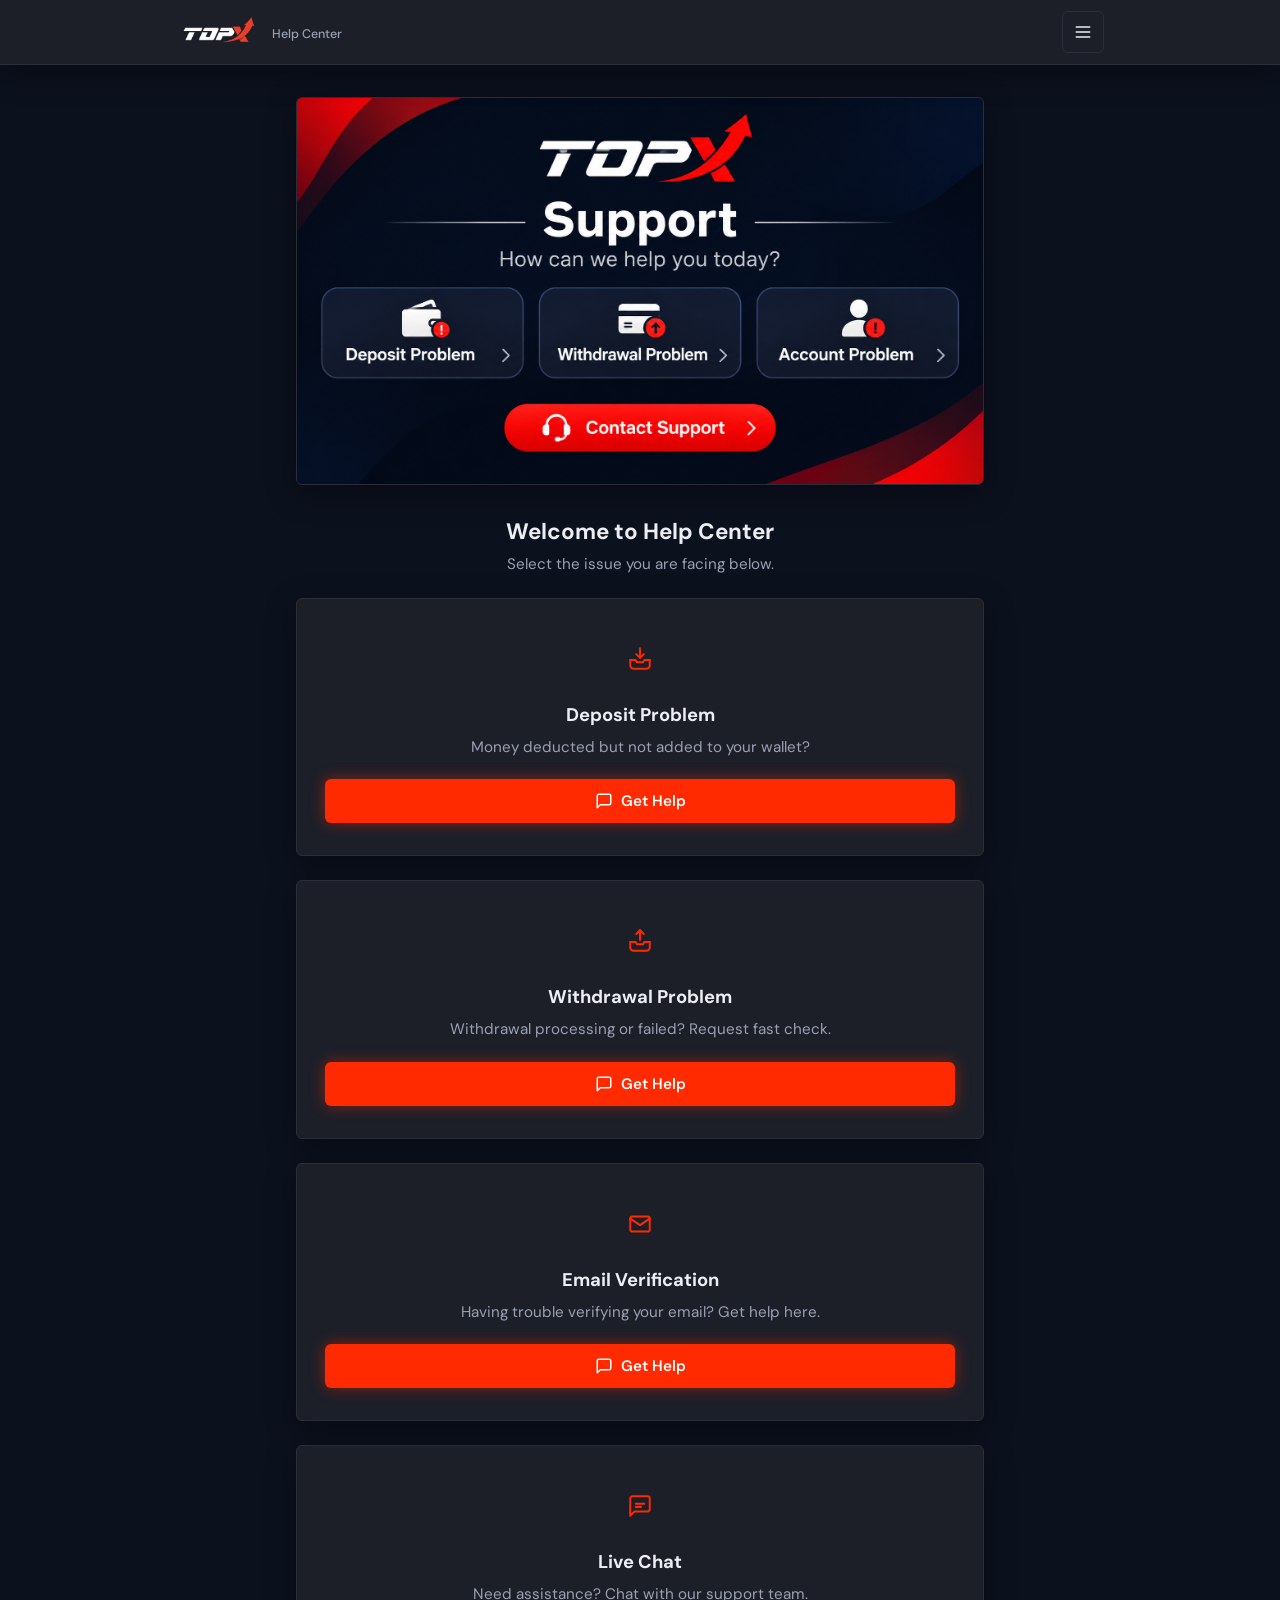
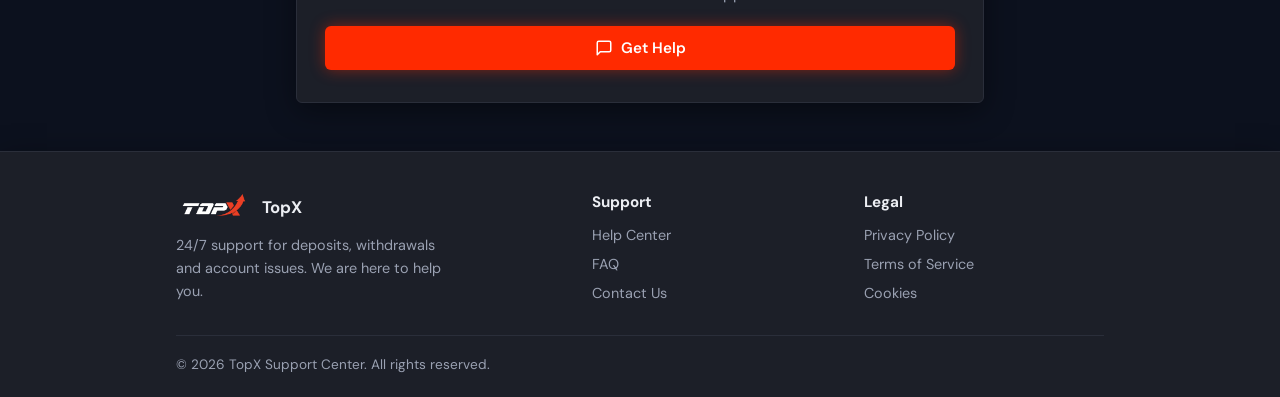
<file: index.html>
<!DOCTYPE html>
<html lang="en" data-theme="dark">
<head>
  <meta charset="UTF-8" />
  <meta name="viewport" content="width=device-width, initial-scale=1.0" />
  <title>TopX - Help Center</title>
  <script>try{document.documentElement.dataset.theme=localStorage.getItem("theme")||"dark"}catch(e){document.documentElement.dataset.theme="dark"}</script>
  <style>
    /* ============================================================
       Design system: simple-ui (light + dark theme tokens)
       Components used: Navbar, Card + Button, Badge, Footer
       ============================================================ */
    :root {
      --bg: #f4f5f7;
      --card: #ffffff;
      --text: #1f2430;
      --muted: #6b7280;
      --border: #e5e7eb;
      --shadow: 0 8px 30px rgba(0, 0, 0, 0.08);
      --accent: #ff2a00;
      --accent-soft: rgba(255, 42, 0, 0.1);
    }

    [data-theme="dark"] {
      --bg: #0c111e;
      --card: #1c1f28;
      --text: #eceef3;
      --muted: #9aa1b2;
      --border: #2a2e3a;
      --shadow: 0 8px 30px rgba(0, 0, 0, 0.4);
      --accent: #ff2a00;
      --accent-soft: rgba(255, 42, 0, 0.12);
    }

    * { box-sizing: border-box; margin: 0; padding: 0; }

    body {
      min-height: 100vh;
      display: flex;
      flex-direction: column;
      background: var(--bg);
      color: var(--text);
      font-family: system-ui, -apple-system, "Segoe UI", Roboto, sans-serif;
      transition: background 0.3s, color 0.3s;
    }

    /* ---------- Navbar (simple-ui) ---------- */
    .navbar {
      position: sticky;
      top: 0;
      z-index: 10;
      background: var(--card);
      border-bottom: 1px solid var(--border);
      box-shadow: var(--shadow);
      transition: background 0.3s, border-color 0.3s;
    }

    .nav-inner {
      max-width: 960px;
      margin: 0 auto;
      height: 64px;
      padding: 0 16px;
      display: flex;
      align-items: center;
      justify-content: space-between;
      gap: 16px;
    }

    .logo {
      display: flex;
      align-items: center;
      gap: 10px;
      text-decoration: none;
      color: var(--text);
    }
    .logo img { height: 34px; width: auto; display: block; }
    .logo .brand-name { font-weight: 700; font-size: 1.1rem; }
    .logo .brand-sub { font-size: 0.78rem; color: var(--muted); font-weight: 500; }

    .nav-actions { display: flex; align-items: center; gap: 8px; }

    .icon-btn {
      width: 42px;
      height: 42px;
      border-radius: 6px;
      border: 1px solid var(--border);
      background: var(--card);
      color: var(--text);
      display: flex;
      align-items: center;
      justify-content: center;
      cursor: pointer;
      transition: transform 0.2s, background 0.3s;
    }
    .icon-btn:hover { transform: scale(1.08); }
    .icon-btn svg { width: 20px; height: 20px; }

    .theme-toggle .icon-sun { display: none; }
    [data-theme="dark"] .theme-toggle .icon-sun { display: block; }
    [data-theme="dark"] .theme-toggle .icon-moon { display: none; }

    /* ---------- Page layout ---------- */
    .page {
      width: 100%;
      max-width: 720px;
      margin: 0 auto;
      padding: 32px 16px 48px;
      flex: 1;
    }

    /* Banner inside a simple-ui card shell */
    .banner {
      background: var(--card);
      border: 1px solid var(--border);
      border-radius: 6px;
      box-shadow: var(--shadow);
      overflow: hidden;
      transition: background 0.3s, border-color 0.3s;
    }
    .banner img { width: 100%; height: auto; display: block; }

    /* ---------- Section title ---------- */
    .section-title { text-align: center; margin: 32px 0 24px; }
    .section-title h2 { font-size: 1.4rem; font-weight: 700; margin-bottom: 8px; }
    .section-title p { color: var(--muted); font-size: 0.95rem; }

    /* ---------- Cards (simple-ui card pattern) ---------- */
    .cards {
      display: flex;
      flex-direction: column;
      gap: 24px;
    }

    .card {
      width: 100%;
      background: var(--card);
      border: 1px solid var(--border);
      border-radius: 6px;
      box-shadow: var(--shadow);
      padding: 32px 28px;
      text-align: center;
      transition: background 0.3s, border-color 0.3s, transform 0.2s;
    }
    .card:hover { transform: translateY(-2px); }

    .badge {
      display: inline-block;
      padding: 6px 12px;
      border-radius: 6px;
      font-size: 0.8rem;
      font-weight: 600;
      margin-bottom: 16px;
    }
    .badge-primary { background: var(--accent); color: #fff; }
    .badge-outline { background: transparent; border: 1px solid var(--accent); color: var(--accent); }

    .icon-box {
      width: 56px;
      height: 56px;
      border-radius: 6px;
      background: transparent;
      color: #ff2a00;
      display: flex;
      align-items: center;
      justify-content: center;
      margin: 0 auto 16px;
      transition: background 0.3s, color 0.3s;
    }
    .icon-box svg { width: 26px; height: 26px; }

    .card h3 { font-size: 1.15rem; font-weight: 700; margin-bottom: 8px; }
    .card p { color: var(--muted); font-size: 0.95rem; line-height: 1.6; margin-bottom: 20px; }

    /* ---------- Buttons (simple-ui btn pattern) ---------- */
    .btn {
      width: 100%;
      padding: 12px 16px;
      font-size: 0.95rem;
      font-weight: 600;
      font-family: inherit;
      border: none;
      border-radius: 6px;
      cursor: pointer;
      display: inline-flex;
      align-items: center;
      justify-content: center;
      gap: 8px;
      text-decoration: none;
      transition: transform 0.15s, opacity 0.2s, color 0.2s, border-color 0.2s;
    }
    .btn:hover { opacity: 0.9; transform: translateY(-2px); }
    .btn:active { transform: translateY(0); }
    .btn svg { width: 18px; height: 18px; }

    .btn-primary {
      background: #ff2a00;
      color: #fff;
      box-shadow: 0 0 15px rgba(255, 42, 0, 0.45);
    }
    .btn-secondary {
      background: #1a1a20;
      color: #e4e4e9;
      border: 1px solid #32323d;
    }
    .btn-secondary:hover { opacity: 1; background: #23232b; }

    /* ---------- Footer (simple-ui footer pattern) ---------- */
    .footer {
      background: var(--card);
      border-top: 1px solid var(--border);
      box-shadow: var(--shadow);
      transition: background 0.3s, border-color 0.3s;
    }

    .footer-inner {
      max-width: 960px;
      margin: 0 auto;
      padding: 40px 16px 24px;
    }

    .footer-top {
      display: grid;
      grid-template-columns: 1.6fr 1fr 1fr;
      gap: 32px;
    }

    .f-logo { display: flex; align-items: center; gap: 10px; }
    .f-logo img { height: 30px; width: auto; display: block; }
    img.logo-dark { display: none; }
    [data-theme="dark"] img.logo-light { display: none; }
    [data-theme="dark"] img.logo-dark { display: block; }
    .f-logo span { font-weight: 700; font-size: 1.05rem; }

    .about { color: var(--muted); font-size: 0.9rem; line-height: 1.6; margin-top: 12px; max-width: 280px; }

    .col h4 { font-size: 0.95rem; margin-bottom: 12px; }
    .col ul { list-style: none; display: flex; flex-direction: column; gap: 8px; }
    .col a {
      color: var(--muted);
      text-decoration: none;
      font-size: 0.9rem;
      transition: color 0.2s;
    }
    .col a:hover { color: var(--accent); }

    .footer-bottom {
      margin-top: 32px;
      padding-top: 20px;
      border-top: 1px solid var(--border);
      display: flex;
      align-items: center;
      justify-content: space-between;
      gap: 16px;
      flex-wrap: wrap;
    }
    .copy { color: var(--muted); font-size: 0.85rem; }

    /* Left-side navigation */
    .menu-dialog { position: fixed; inset: 0 auto 0 0; margin: 0; width: min(320px, 85vw); max-width: none; height: 100dvh; max-height: none; padding: 24px; border: 0; border-right: 1px solid var(--border); background: var(--card); color: var(--text); box-shadow: var(--shadow); overflow-y: auto; }
    .menu-dialog::backdrop { background: rgba(0, 0, 0, 0.6); }
    .menu-header { display: flex; justify-content: space-between; align-items: center; margin-bottom: 28px; }
    .menu-header h2 { font-size: 1.2rem; }
    .menu-links { display: flex; flex-direction: column; gap: 4px; }
    .menu-links a { color: var(--text); text-decoration: none; padding: 12px; border-radius: 6px; }
    .menu-links a:hover, .menu-links a:focus-visible { background: var(--bg); color: var(--accent); }
    .menu-theme { display: flex; align-items: center; justify-content: space-between; margin-top: 24px; padding-top: 20px; border-top: 1px solid var(--border); }

    /* Contact popup */
    .contact-dialog { margin: auto; width: min(90%, 380px); padding: 28px; border: 1px solid var(--border); border-radius: 6px; background: var(--card); color: var(--text); box-shadow: var(--shadow); text-align: center; }
    .contact-dialog::backdrop { background: rgba(0, 0, 0, 0.6); }
    .contact-dialog h2 { font-size: 1.3rem; margin-bottom: 12px; }
    .contact-dialog p { color: var(--muted); margin-bottom: 20px; }

    /* ---------- Mobile ---------- */
    @media (max-width: 680px) {
      .footer-top { grid-template-columns: 1fr 1fr; }
      .brand { grid-column: 1 / -1; }
      .footer-bottom { flex-direction: column; align-items: flex-start; }
      .logo .brand-sub { display: none; }
    }
  
    /* Subtle page entrance; respect reduced-motion preferences. */
    @keyframes pageEnter { from { opacity: 0; transform: translateY(10px); } to { opacity: 1; transform: translateY(0); } }
    @media (prefers-reduced-motion: no-preference) { main { animation: pageEnter 320ms ease-out both; } }

    @keyframes menuEnter { from { opacity: 0; transform: translateX(-24px); } to { opacity: 1; transform: translateX(0); } }
    @keyframes backdropEnter { from { opacity: 0; } to { opacity: 1; } }
    @media (prefers-reduced-motion: no-preference) {
      .menu-dialog[open] { animation: menuEnter 250ms ease-out both; }
      .menu-dialog[open]::backdrop { animation: backdropEnter 250ms ease-out both; }
    }
</style>
<link rel="stylesheet" href="fonts/fonts.css">
</head>
<body>

  <!-- NAVBAR -->
  <header class="navbar">
    <div class="nav-inner">
      <a href="#" class="logo">
        <img class="logo-light" src="logo/logo.png" alt="TopX Logo">
            <img class="logo-dark" src="logo/logo-dark.png" alt="TopX Logo">
        <span>
          <span class="brand-sub">Help Center</span>
        </span>
      </a>

      <div class="nav-actions">
        <button class="icon-btn" id="menuOpen" type="button" aria-label="Open menu" aria-haspopup="dialog" aria-controls="menuDialog">
          <svg viewBox="0 0 24 24" fill="none" stroke="currentColor" stroke-width="2" stroke-linecap="round" aria-hidden="true"><path d="M4 6h16M4 12h16M4 18h16"/></svg>
        </button>
      </div>
    </div>
  </header>

  <main class="page">

    <!-- BANNER -->
    <div class="banner">
      <img src="banner/banner.png" alt="Support Banner">
    </div>

    <!-- TITLE -->
    <div class="section-title">
      <h2>Welcome to Help Center</h2>
      <p>Select the issue you are facing below.</p>
    </div>

    <!-- CARDS -->
    <div class="cards">

      <!-- Card 1: Deposit -->
      <div class="card">
        <div class="icon-box">
          <svg viewBox="0 0 24 24" fill="none" stroke="currentColor" stroke-width="1.8" stroke-linecap="round" stroke-linejoin="round" aria-hidden="true">
            <path d="M12 2v9"/>
            <path d="M8.5 7.5 12 11l3.5-3.5"/>
            <path d="M3 13v5a3 3 0 0 0 3 3h12a3 3 0 0 0 3-3v-5"/>
            <path d="M3 13h5l1.2 2h5.6L16 13h5"/>
          </svg>
        </div>
        <h3>Deposit Problem</h3>
        <p>Money deducted but not added to your wallet?</p>
        <a href="deposite-complain-page.html" class="btn btn-primary">
          <svg viewBox="0 0 24 24" fill="none" stroke="currentColor" stroke-width="2" stroke-linecap="round" stroke-linejoin="round" aria-hidden="true">
            <path d="M21 15a2 2 0 0 1-2 2H7l-4 4V5a2 2 0 0 1 2-2h14a2 2 0 0 1 2 2z"/>
          </svg>
          Get Help
        </a>
      </div>

      <!-- Card 2: Withdrawal -->
      <div class="card">
        <div class="icon-box">
          <svg viewBox="0 0 24 24" fill="none" stroke="currentColor" stroke-width="1.8" stroke-linecap="round" stroke-linejoin="round" aria-hidden="true">
            <path d="M12 11V2"/>
            <path d="M8.5 5.5 12 2l3.5 3.5"/>
            <path d="M3 13v5a3 3 0 0 0 3 3h12a3 3 0 0 0 3-3v-5"/>
            <path d="M3 13h5l1.2 2h5.6L16 13h5"/>
          </svg>
        </div>
        <h3>Withdrawal Problem</h3>
        <p>Withdrawal processing or failed? Request fast check.</p>
        <a href="withdrawal-complain-page.html" class="btn btn-primary">
          <svg viewBox="0 0 24 24" fill="none" stroke="currentColor" stroke-width="2" stroke-linecap="round" stroke-linejoin="round" aria-hidden="true">
            <path d="M21 15a2 2 0 0 1-2 2H7l-4 4V5a2 2 0 0 1 2-2h14a2 2 0 0 1 2 2z"/>
          </svg>
          Get Help
        </a>
      </div>

      <!-- Card 3: Email Verification -->
      <div class="card">
        <div class="icon-box">
          <svg viewBox="0 0 24 24" fill="none" stroke="currentColor" stroke-width="1.8" stroke-linecap="round" stroke-linejoin="round" aria-hidden="true">
            <rect x="3" y="5" width="18" height="14" rx="2"/>
            <path d="m3 7 9 6 9-6"/>
          </svg>
        </div>
        <h3>Email Verification</h3>
        <p>Having trouble verifying your email? Get help here.</p>
        <a href="email-verification-complain-page.html" class="btn btn-primary">
          <svg viewBox="0 0 24 24" fill="none" stroke="currentColor" stroke-width="2" stroke-linecap="round" stroke-linejoin="round" aria-hidden="true">
            <path d="M21 15a2 2 0 0 1-2 2H7l-4 4V5a2 2 0 0 1 2-2h14a2 2 0 0 1 2 2z"/>
          </svg>
          Get Help
        </a>
      </div>

      <!-- Card 4: Live Chat -->
      <div class="card">
        <div class="icon-box">
          <svg viewBox="0 0 24 24" fill="none" stroke="currentColor" stroke-width="1.8" stroke-linecap="round" stroke-linejoin="round" aria-hidden="true">
            <path d="M21 15a2 2 0 0 1-2 2H7l-4 4V5a2 2 0 0 1 2-2h14a2 2 0 0 1 2 2z"/>
            <path d="M8 10h8M8 13h5"/>
          </svg>
        </div>
        <h3>Live Chat</h3>
        <p>Need assistance? Chat with our support team.</p>
        <a href="live-chat-complain-page.html" class="btn btn-primary">
          <svg viewBox="0 0 24 24" fill="none" stroke="currentColor" stroke-width="2" stroke-linecap="round" stroke-linejoin="round" aria-hidden="true">
            <path d="M21 15a2 2 0 0 1-2 2H7l-4 4V5a2 2 0 0 1 2-2h14a2 2 0 0 1 2 2z"/>
          </svg>
          Get Help
        </a>
      </div>

    </div>
  </main>

  <!-- FOOTER -->
  <footer class="footer">
    <div class="footer-inner">
      <div class="footer-top">
        <div class="brand">
          <div class="f-logo">
            <img class="logo-light" src="logo/logo.png" alt="TopX Logo">
            <img class="logo-dark" src="logo/logo-dark.png" alt="TopX Logo">
            <span>TopX</span>
          </div>
          <p class="about">24/7 support for deposits, withdrawals and account issues. We are here to help you.</p>
        </div>

        <div class="col">
          <h4>Support</h4>
          <ul>
            <li><a href="#">Help Center</a></li>
            <li><a href="faq.html">FAQ</a></li>
            <li><a href="#contact-dialog" id="contactLink" aria-haspopup="dialog">Contact Us</a></li>
          </ul>
        </div>

        <div class="col">
          <h4>Legal</h4>
          <ul>
            <li><a href="privacy-policy.html">Privacy Policy</a></li>
            <li><a href="terms-of-service.html">Terms of Service</a></li>
            <li><a href="cookies.html">Cookies</a></li>
          </ul>
        </div>
      </div>

      <div class="footer-bottom">
        <p class="copy">© <span id="year"></span> TopX Support Center. All rights reserved.</p>


      </div>
    </div>
  </footer>

  <dialog id="menuDialog" class="menu-dialog" aria-labelledby="menuTitle">
    <div class="menu-header"><h2 id="menuTitle">Menu</h2><form method="dialog"><button type="submit" class="icon-btn" aria-label="Close menu">✕</button></form></div>
    <nav class="menu-links" aria-label="Main menu">
      <a href="index.html">Home</a>
      <a href="faq.html">FAQ</a>
      <a href="privacy-policy.html">Privacy Policy</a>
      <a href="terms-of-service.html">Terms of Service</a>
      <a href="cookies.html">Cookies</a>
    </nav>
    <div class="menu-theme"><span>Light / Dark Mode</span>
        <button class="icon-btn theme-toggle" id="themeToggle" aria-label="Toggle theme">
          <svg class="icon-moon" viewBox="0 0 24 24" fill="none" stroke="currentColor" stroke-width="2" stroke-linecap="round" stroke-linejoin="round" aria-hidden="true">
            <path d="M21 12.8A9 9 0 1 1 11.2 3a7 7 0 0 0 9.8 9.8z"/>
          </svg>
          <svg class="icon-sun" viewBox="0 0 24 24" fill="none" stroke="currentColor" stroke-width="2" stroke-linecap="round" stroke-linejoin="round" aria-hidden="true">
            <circle cx="12" cy="12" r="4"/>
            <path d="M12 2v2M12 20v2M4.93 4.93l1.41 1.41M17.66 17.66l1.41 1.41M2 12h2M20 12h2M4.93 19.07l1.41-1.41M17.66 6.34l1.41-1.41"/>
          </svg>
        </button>
    </div>
  </dialog>

  <dialog id="contact-dialog" class="contact-dialog" aria-labelledby="contact-title" aria-describedby="contact-description">
    <h2 id="contact-title">Coming Soon</h2>
    <p id="contact-description">Contact Us will be available soon.</p>
    <form method="dialog"><button class="btn btn-primary" type="submit">Close</button></form>
  </dialog>

  <script>
    const menuOpen = document.getElementById("menuOpen");
    const menuDialog = document.getElementById("menuDialog");
    menuOpen.addEventListener("click", () => menuDialog.showModal());
    menuDialog.addEventListener("close", () => menuOpen.focus());
    menuDialog.addEventListener("click", (event) => {
      if (event.target === menuDialog) {
        const rect = menuDialog.getBoundingClientRect();
        if (event.clientX < rect.left || event.clientX > rect.right || event.clientY < rect.top || event.clientY > rect.bottom) menuDialog.close();
      }
    });
    const contactLink = document.getElementById("contactLink");
    const contactDialog = document.getElementById("contact-dialog");
    contactLink.addEventListener("click", (event) => { event.preventDefault(); contactDialog.showModal(); });
    contactDialog.addEventListener("close", () => contactLink.focus());

    // Theme toggle: restore saved preference, default to dark
    const root = document.documentElement;
    const toggle = document.getElementById("themeToggle");

    function setTheme(theme) {
      root.setAttribute("data-theme", theme);
      try { localStorage.setItem("theme", theme); } catch (e) {}
    }

    let saved = null;
    try { saved = localStorage.getItem("theme"); } catch (e) {}
    setTheme(saved || "dark");

    toggle.addEventListener("click", () => {
      setTheme(root.getAttribute("data-theme") === "dark" ? "light" : "dark");
    });

    document.getElementById("year").textContent = new Date().getFullYear();
  </script>
</body>
</html>
</file>
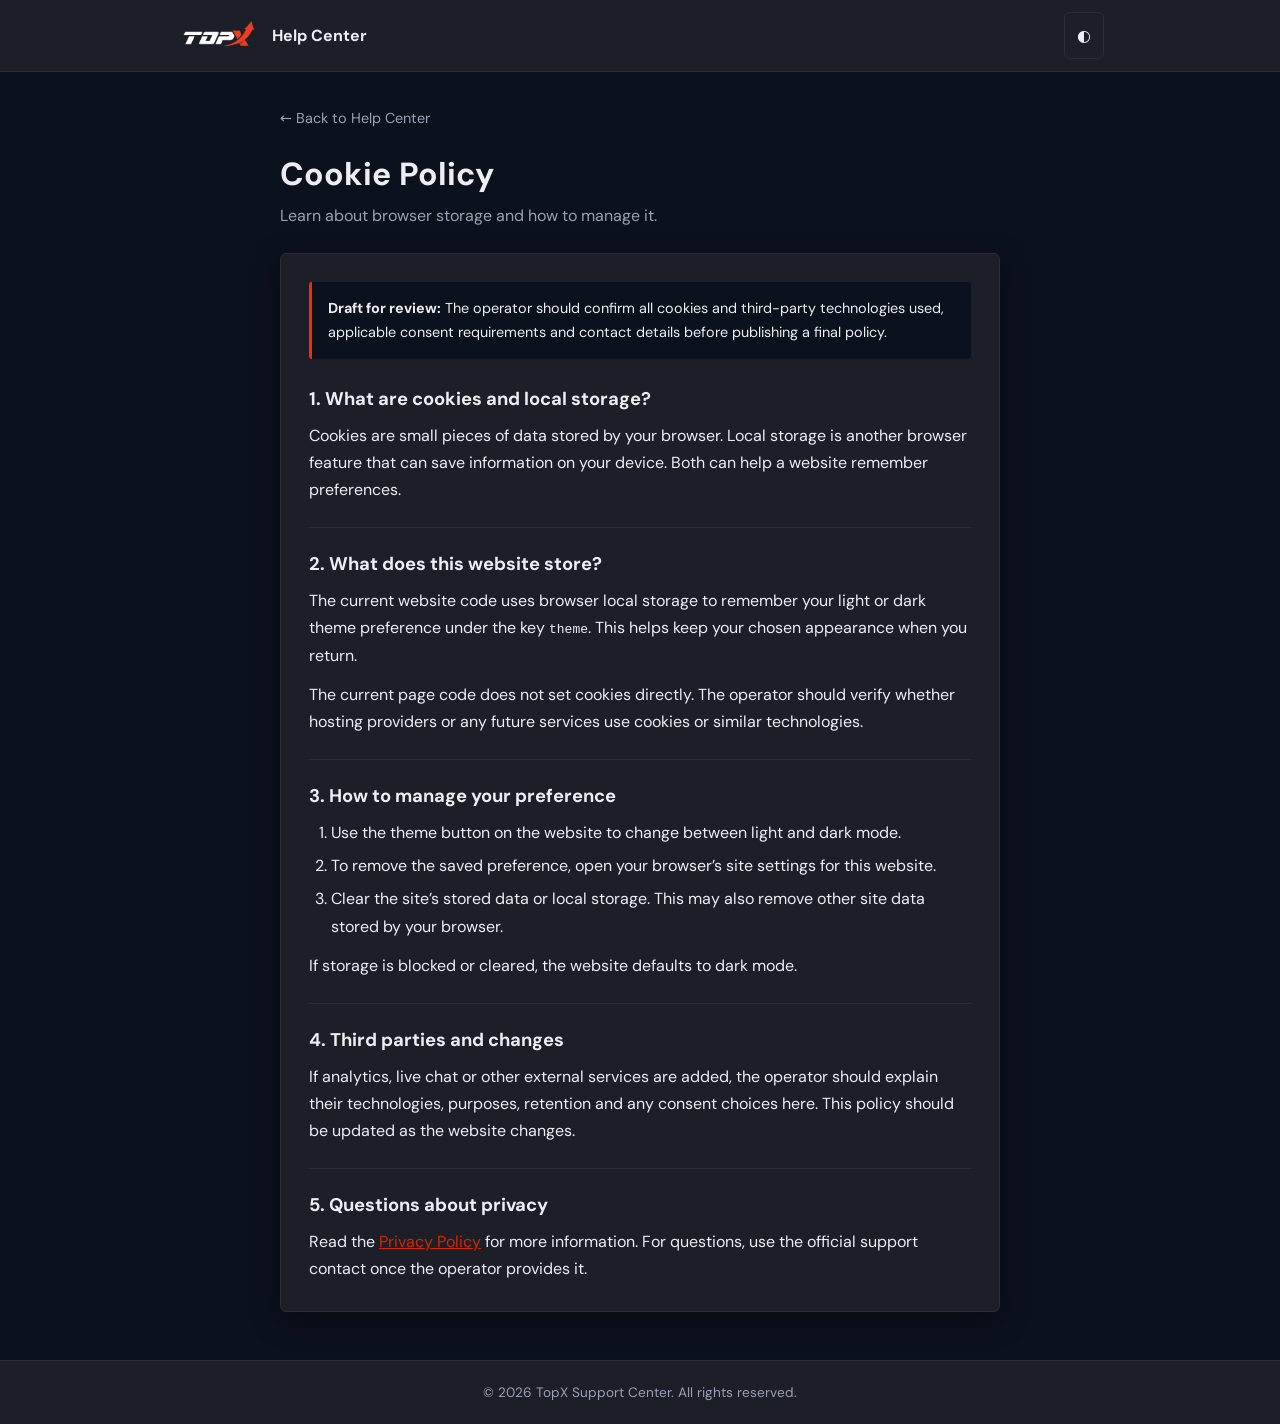
<file: cookies.html>
<!DOCTYPE html>
<html lang="en"><head><meta charset="UTF-8"><meta name="viewport" content="width=device-width, initial-scale=1"><title>Cookie Policy | TopX Help Center</title>
<script>try{document.documentElement.dataset.theme=localStorage.getItem('theme')||'dark'}catch(e){document.documentElement.dataset.theme='dark'}</script>
<style>
:root{--bg:#f4f5f7;--card:#fff;--text:#1f2430;--muted:#6b7280;--border:#e5e7eb;--shadow:0 8px 30px rgba(0,0,0,.08)}
[data-theme=dark]{--bg:#0c111e;--card:#1c1f28;--text:#eceef3;--muted:#9aa1b2;--border:#2a2e3a;--shadow:0 8px 30px rgba(0,0,0,.4)}
*{box-sizing:border-box}body{margin:0;font-family:system-ui,-apple-system,"Segoe UI",sans-serif;background:var(--bg);color:var(--text);line-height:1.7}header{background:var(--card);border-bottom:1px solid var(--border)}.nav{max-width:960px;margin:auto;padding:12px 16px;display:flex;align-items:center;justify-content:space-between;gap:16px}.brand{display:flex;align-items:center;gap:10px;font-weight:700;color:var(--text);text-decoration:none}.brand img{height:34px;width:auto}.logo-dark{display:none}[data-theme=dark] .logo-dark{display:block}[data-theme=dark] .logo-light{display:none}button{background:var(--card);border:1px solid var(--border);color:var(--text);border-radius:6px;padding:9px 12px;cursor:pointer;font:inherit}main{max-width:752px;margin:auto;padding:32px 16px 48px}.back{color:var(--muted);text-decoration:none;font-size:.9rem}.back:hover{text-decoration:underline}h1{font-size:2rem;line-height:1.2;margin:24px 0 8px}.intro{color:var(--muted);margin:0 0 24px}.content{background:var(--card);border:1px solid var(--border);border-radius:6px;box-shadow:var(--shadow);padding:28px}section+section{border-top:1px solid var(--border);margin-top:24px;padding-top:24px}h2{font-size:1.15rem;line-height:1.35;margin:0 0 10px}p{margin:0 0 12px}p:last-child{margin-bottom:0}ul,ol{padding-left:22px;margin:8px 0 12px}li{margin:6px 0}a{color:#d62705}.notice{border-left:3px solid #ff2a00;background:var(--bg);padding:14px 16px;margin-bottom:28px;font-size:.9rem;border-radius:3px}footer{border-top:1px solid var(--border);background:var(--card);padding:20px 16px;text-align:center;color:var(--muted);font-size:.85rem}@media(max-width:600px){.content{padding:20px}h1{font-size:1.6rem}}

    /* Subtle page entrance; respect reduced-motion preferences. */
    @keyframes pageEnter { from { opacity: 0; transform: translateY(10px); } to { opacity: 1; transform: translateY(0); } }
    @media (prefers-reduced-motion: no-preference) { main { animation: pageEnter 320ms ease-out both; } }
</style><link rel="stylesheet" href="fonts/fonts.css">
</head><body><header><div class="nav"><a class="brand" href="index.html"><img class="logo-light" src="logo/logo.png" alt="TopX"><img class="logo-dark" src="logo/logo-dark.png" alt="TopX"><span>Help Center</span></a><button id="themeToggle" type="button" aria-label="Toggle light and dark mode">◐</button></div></header><main><a class="back" href="index.html">← Back to Help Center</a><h1>Cookie Policy</h1><p class="intro">Learn about browser storage and how to manage it.</p><div class="content"><div class="notice"><strong>Draft for review:</strong> The operator should confirm all cookies and third-party technologies used, applicable consent requirements and contact details before publishing a final policy.</div>
<section><h2>1. What are cookies and local storage?</h2><p>Cookies are small pieces of data stored by your browser. Local storage is another browser feature that can save information on your device. Both can help a website remember preferences.</p></section>
<section><h2>2. What does this website store?</h2><p>The current website code uses browser local storage to remember your light or dark theme preference under the key <code>theme</code>. This helps keep your chosen appearance when you return.</p><p>The current page code does not set cookies directly. The operator should verify whether hosting providers or any future services use cookies or similar technologies.</p></section>
<section><h2>3. How to manage your preference</h2><ol><li>Use the theme button on the website to change between light and dark mode.</li><li>To remove the saved preference, open your browser’s site settings for this website.</li><li>Clear the site’s stored data or local storage. This may also remove other site data stored by your browser.</li></ol><p>If storage is blocked or cleared, the website defaults to dark mode.</p></section>
<section><h2>4. Third parties and changes</h2><p>If analytics, live chat or other external services are added, the operator should explain their technologies, purposes, retention and any consent choices here. This policy should be updated as the website changes.</p></section>
<section><h2>5. Questions about privacy</h2><p>Read the <a href="privacy-policy.html">Privacy Policy</a> for more information. For questions, use the official support contact once the operator provides it.</p></section></div></main><footer>© <span id="year"></span> TopX Support Center. All rights reserved.</footer><script>const root=document.documentElement;document.getElementById('themeToggle').addEventListener('click',()=>{const theme=root.dataset.theme==='dark'?'light':'dark';root.dataset.theme=theme;try{localStorage.setItem('theme',theme)}catch(e){}});document.getElementById('year').textContent=new Date().getFullYear();</script></body></html>
</file>
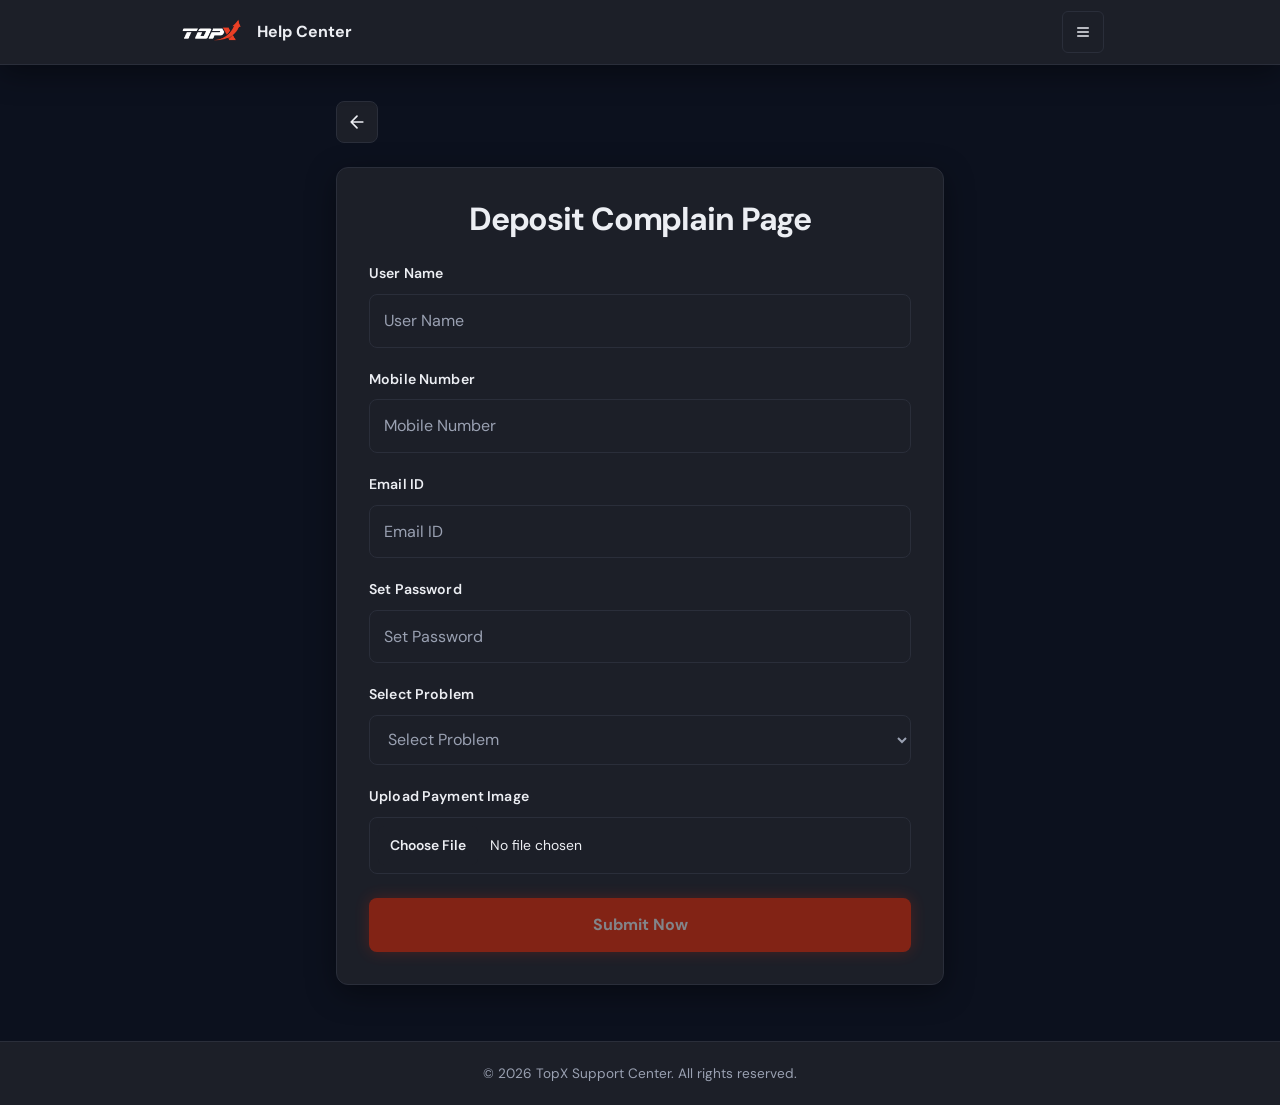
<file: deposite-complain-page.html>
<!DOCTYPE html>
<html lang="en" data-theme="dark"><head><meta charset="UTF-8"><meta name="viewport" content="width=device-width, initial-scale=1"><title>Complain Page | TopX Help Center</title>
<script>try{document.documentElement.dataset.theme=localStorage.getItem('theme')||'dark'}catch(e){document.documentElement.dataset.theme='dark'}</script>
<style>
:root{--bg:#f4f5f7;--card:#fff;--text:#1f2430;--muted:#6b7280;--border:#e5e7eb;--shadow:0 8px 30px rgba(0,0,0,.08)}
[data-theme=dark]{--bg:#0c111e;--card:#1c1f28;--text:#eceef3;--muted:#9aa1b2;--border:#2a2e3a;--shadow:0 8px 30px rgba(0,0,0,.4)}
*{box-sizing:border-box}body{margin:0;font-family:system-ui,-apple-system,"Segoe UI",sans-serif;background:var(--bg);color:var(--text);line-height:1.7}header{background:var(--card);border-bottom:1px solid var(--border)}.nav{max-width:960px;margin:auto;padding:12px 16px;display:flex;align-items:center;justify-content:space-between;gap:16px}.brand{display:flex;align-items:center;gap:10px;font-weight:700;color:var(--text);text-decoration:none}.brand img{height:34px;width:auto}.logo-dark{display:none}[data-theme=dark] .logo-dark{display:block}[data-theme=dark] .logo-light{display:none}button{background:var(--card);border:1px solid var(--border);color:var(--text);border-radius:6px;padding:9px 12px;cursor:pointer;font:inherit}main{max-width:752px;margin:auto;padding:32px 16px 48px}.back{color:var(--muted);text-decoration:none;font-size:.9rem}.back:hover{text-decoration:underline}h1{font-size:2rem;line-height:1.2;margin:24px 0 8px}.intro{color:var(--muted);margin:0 0 24px}.content{background:var(--card);border:1px solid var(--border);border-radius:6px;box-shadow:var(--shadow);padding:28px}section+section{border-top:1px solid var(--border);margin-top:24px;padding-top:24px}h2{font-size:1.15rem;line-height:1.35;margin:0 0 10px}p{margin:0 0 12px}p:last-child{margin-bottom:0}ul,ol{padding-left:22px;margin:8px 0 12px}li{margin:6px 0}a{color:#d62705}.notice{border-left:3px solid #ff2a00;background:var(--bg);padding:14px 16px;margin-bottom:28px;font-size:.9rem;border-radius:3px}footer{border-top:1px solid var(--border);background:var(--card);padding:20px 16px;text-align:center;color:var(--muted);font-size:.85rem}@media(max-width:600px){.content{padding:20px}h1{font-size:1.6rem}}

    /* Subtle page entrance; respect reduced-motion preferences. */
    @keyframes pageEnter { from { opacity: 0; transform: translateY(10px); } to { opacity: 1; transform: translateY(0); } }
    @media (prefers-reduced-motion: no-preference) { main { animation: pageEnter 320ms ease-out both; } }
label{display:block;font-weight:600;margin-bottom:6px;font-size:.92rem}.field{margin-bottom:16px}.field input,.field select{width:100%;padding:12px;border:1px solid var(--border);border-radius:6px;background:var(--card);color:var(--text);font:inherit}.field input:focus,.field select:focus{outline:2px solid #ff2a00;border-color:#ff2a00}.hint{font-size:.82rem;color:var(--muted);margin-top:6px}.btn-submit{width:100%;padding:13px;font-weight:700;border:0;border-radius:6px;background:#ff2a00;color:#fff;box-shadow:0 0 15px rgba(255,42,0,.45);cursor:pointer;font:inherit}.btn-submit:hover{opacity:.9;transform:translateY(-1px)}.form-dialog{margin:auto;width:min(90%,360px);padding:24px;border:1px solid var(--border);border-radius:6px;background:var(--card);color:var(--text);text-align:center}.form-dialog::backdrop{background:rgba(0,0,0,.6)}

/* Deposit complaint form */
body { min-height: 100vh; display: flex; flex-direction: column; }
header { box-shadow: 0 4px 20px rgba(0,0,0,.035); }
.nav { min-height: 68px; }
.brand { gap: 12px; letter-spacing: -.02em; }
main { width: 100%; max-width: 640px; flex: 1; padding: 36px 16px 56px; }
.back { display: inline-flex; align-items: center; justify-content: center; width: 42px; height: 42px; padding: 0; border: 1px solid var(--border); border-radius: 8px; background: var(--card); color: var(--text); transition: color .2s, border-color .2s, transform .2s; }
.back:hover { color: #ff2a00; border-color: #ff2a00; transform: translateX(-2px); text-decoration: none; }
h1 { font-size: clamp(1.55rem, 4vw, 2rem); letter-spacing: -.035em; margin: 0 0 24px; text-align: center; }
.content { margin-top: 24px; padding: 32px; border-radius: 12px; box-shadow: var(--shadow); }
#depositForm { display: grid; gap: 20px; }
.field { margin: 0; }
label { margin-bottom: 8px; font-size: .88rem; letter-spacing: .01em; }
.field input, .field select { min-height: 50px; padding: 12px 14px; border-radius: 8px; transition: border-color .2s, box-shadow .2s; }
.field input:hover, .field select:hover { border-color: #a3a8b3; }
.field input:focus, .field select:focus { outline: 0; border-color: #ff2a00; box-shadow: 0 0 0 3px rgba(255,42,0,.15); }
.field select { cursor: pointer; }
.field input[type=file] { padding: 8px; cursor: pointer; font-size: .87rem; }
.field input[type=file]::file-selector-button { border: 0; border-radius: 6px; background: var(--card); color: var(--text); padding: 8px 12px; margin-right: 12px; cursor: pointer; font: inherit; font-weight: 600; }
.hint { line-height: 1.5; margin: 7px 0 0; }
.btn-submit { min-height: 52px; border-radius: 8px; font-weight: 700; margin-top: 4px; transition: transform .2s, opacity .2s, box-shadow .2s; }
.btn-submit:focus-visible, button:focus-visible, a:focus-visible { outline: 3px solid #ff2a00; outline-offset: 3px; }
.form-dialog { border-radius: 12px; box-shadow: var(--shadow); }
footer { margin-top: auto; }
@media (max-width:600px) { main { padding-top: 26px; } .content { padding: 22px; } #depositForm { gap: 18px; } }
@media (prefers-reduced-motion: reduce) { *, *::before, *::after { transition-duration: 0s !important; } }
/* Visible labels remain above fields; placeholders sit inside. */
.field input::placeholder { color: var(--muted); opacity: 1; }
.field select:invalid { color: var(--muted); }
.field select option { color: var(--text); background: var(--card); }
.field input[type=file].has-file { border-color: #22c55e; box-shadow: 0 0 0 2px rgba(34,197,94,.25); color: #22c55e; }
.btn-submit:disabled { opacity: .45; cursor: not-allowed; pointer-events: none; }

    /* Navbar and drawer (same as index) */
    .navbar { position: sticky; top: 0; z-index: 10; background: var(--card); border-bottom: 1px solid var(--border); box-shadow: var(--shadow); transition: background 0.3s, border-color 0.3s; }
    .nav-inner { max-width: 960px; margin: 0 auto; height: 64px; padding: 0 16px; display: flex; align-items: center; justify-content: space-between; gap: 16px; }
    .logo { display: flex; align-items: center; gap: 10px; text-decoration: none; color: var(--text); }
    .logo img { height: 28px; width: auto; display: block; }
    .logo span { font-weight: 700; font-size: 1rem; }
    .nav-actions { display: flex; align-items: center; gap: 8px; }
    .icon-btn { width: 42px; height: 42px; border-radius: 6px; border: 1px solid var(--border); background: var(--card); color: var(--text); display: flex; align-items: center; justify-content: center; cursor: pointer; transition: transform 0.2s, background 0.3s; }
    .icon-btn:hover { transform: scale(1.08); }
    .icon-btn svg { width: 20px; height: 20px; }

    .menu-dialog { position: fixed; inset: 0 auto 0 0; margin: 0; width: min(320px, 85vw); max-width: none; height: 100dvh; max-height: none; padding: 24px; border: 0; border-right: 1px solid var(--border); background: var(--card); color: var(--text); box-shadow: var(--shadow); overflow-y: auto; }
    .menu-dialog::backdrop { background: rgba(0, 0, 0, 0.6); }
    .menu-header { display: flex; justify-content: space-between; align-items: center; margin-bottom: 28px; }
    .menu-header h2 { font-size: 1.2rem; }
    .menu-links { display: flex; flex-direction: column; gap: 4px; }
    .menu-links a { color: var(--text); text-decoration: none; padding: 12px; border-radius: 6px; }
    .menu-links a:hover, .menu-links a:focus-visible { background: var(--bg); color: var(--accent); }
    .menu-theme { display: flex; align-items: center; justify-content: space-between; margin-top: 24px; padding-top: 20px; border-top: 1px solid var(--border); }
    .theme-toggle .icon-sun { display: none; }
    [data-theme="dark"] .theme-toggle .icon-sun { display: block; }
    [data-theme="dark"] .theme-toggle .icon-moon { display: none; }

    @keyframes menuEnter { from { opacity: 0; transform: translateX(-24px); } to { opacity: 1; transform: translateX(0); } }
    @keyframes backdropEnter { from { opacity: 0; } to { opacity: 1; } }
    @media (prefers-reduced-motion: no-preference) {
      .menu-dialog[open] { animation: menuEnter 250ms ease-out both; }
      .menu-dialog[open]::backdrop { animation: backdropEnter 250ms ease-out both; }
    }

  </style><link rel="stylesheet" href="fonts/fonts.css">
</head><body><header class="navbar"><div class="nav-inner"><a href="index.html" class="logo"><img class="logo-light" src="logo/logo.png" alt="TopX"><img class="logo-dark" src="logo/logo-dark.png" alt="TopX"><span>Help Center</span></a><div class="nav-actions"><button class="icon-btn" id="menuOpen" type="button" aria-label="Open menu" aria-haspopup="dialog" aria-controls="menuDialog"><svg viewBox="0 0 24 24" fill="none" stroke="currentColor" stroke-width="2" stroke-linecap="round" aria-hidden="true"><path d="M4 6h16M4 12h16M4 18h16"/></svg></button></div></div></header><main><a class="back" href="index.html" aria-label="Back to Help Center"><svg width="20" height="20" viewBox="0 0 24 24" fill="none" stroke="currentColor" stroke-width="2" stroke-linecap="round" stroke-linejoin="round" aria-hidden="true"><path d="M19 12H5M12 19l-7-7 7-7"/></svg></a><div class="content"><h1>Deposit Complain Page</h1><section><form id="depositForm" novalidate>
<div class="field"><label for="username">User Name</label><input placeholder="User Name" id="username" name="username" type="text" autocomplete="username" required></div>
<div class="field"><label for="mobile">Mobile Number</label><input placeholder="Mobile Number" id="mobile" name="mobile" type="tel" autocomplete="tel" inputmode="numeric" required></div>
<div class="field"><label for="email">Email ID</label><input placeholder="Email ID" id="email" name="email" type="email" autocomplete="email" required></div>
<div class="field"><label for="password">Set Password</label><input placeholder="Set Password" id="password" name="password" type="password" autocomplete="new-password" minlength="6" required></div>
<div class="field"><label for="problem">Select Problem</label><select id="problem" name="problem" required><option value="" selected disabled>Select Problem</option><option value="processing">Processing</option><option value="pending">Pending</option><option value="failed">Failed</option><option value="not-received">Not Received in Account</option></select></div>
<div class="field"><label for="paymentImage">Upload Payment Image</label><input id="paymentImage" name="paymentImage" type="file" accept="image/*" required></div>
<button class="btn-submit" type="submit" disabled>Submit Now</button>
</form></section></div><dialog id="formDialog" class="form-dialog" aria-labelledby="formDialogTitle"><h2 id="formDialogTitle">Coming Soon</h2><p>Submission will be available soon.</p><form method="dialog"><button type="submit">Close</button></form></dialog></main><footer>© <span id="year"></span> TopX Support Center. All rights reserved.</footer>  <dialog id="menuDialog" class="menu-dialog" aria-labelledby="menuTitle">
    <div class="menu-header"><h2 id="menuTitle">Menu</h2><form method="dialog"><button type="submit" class="icon-btn" aria-label="Close menu">✕</button></form></div>
    <nav class="menu-links" aria-label="Main menu">
      <a href="index.html">Home</a>
      <a href="faq.html">FAQ</a>
      <a href="deposite-complain-page.html">Deposit Problem</a>
      <a href="withdrawal-complain-page.html">Withdrawal Problem</a>
      <a href="email-verification-complain-page.html">Email Verification</a>
      <a href="live-chat-complain-page.html">Live Chat</a>
      <a href="privacy-policy.html">Privacy Policy</a>
      <a href="terms-of-service.html">Terms of Service</a>
      <a href="cookies.html">Cookies</a>
    </nav>
    <div class="menu-theme"><span>Light / Dark Mode</span>
      <button class="icon-btn theme-toggle" id="themeToggle" aria-label="Toggle theme">
        <svg class="icon-moon" viewBox="0 0 24 24" fill="none" stroke="currentColor" stroke-width="2" stroke-linecap="round" stroke-linejoin="round" aria-hidden="true"><path d="M21 12.8A9 9 0 1 1 11.2 3a7 7 0 0 0 9.8 9.8z"/></svg>
        <svg class="icon-sun" viewBox="0 0 24 24" fill="none" stroke="currentColor" stroke-width="2" stroke-linecap="round" stroke-linejoin="round" aria-hidden="true"><circle cx="12" cy="12" r="4"/><path d="M12 2v2M12 20v2M4.93 4.93l1.41 1.41M17.66 17.66l1.41 1.41M2 12h2M20 12h2M4.93 19.07l1.41-1.41M17.66 6.34l1.41-1.41"/></svg>
      </button>
    </div>
  </dialog>
<script>document.getElementById('depositForm').addEventListener('submit',function(e){e.preventDefault();if(!this.checkValidity()){this.reportValidity();return;}document.getElementById('formDialog').showModal();});const depositForm=document.getElementById('depositForm'),submitBtn=depositForm.querySelector('.btn-submit'),fileInput=document.getElementById('paymentImage');function refreshForm(){fileInput.classList.toggle('has-file',fileInput.files.length>0);submitBtn.disabled=!depositForm.checkValidity();}depositForm.addEventListener('input',refreshForm);depositForm.addEventListener('change',refreshForm);refreshForm();document.getElementById('year').textContent=new Date().getFullYear();
    const menuOpen = document.getElementById("menuOpen");
    const menuDialog = document.getElementById("menuDialog");
    menuOpen.addEventListener("click", () => menuDialog.showModal());
    menuDialog.addEventListener("close", () => menuOpen.focus());
    menuDialog.addEventListener("click", (event) => {
      if (event.target === menuDialog) {
        const rect = menuDialog.getBoundingClientRect();
        if (event.clientX < rect.left || event.clientX > rect.right || event.clientY < rect.top || event.clientY > rect.bottom) menuDialog.close();
      }
    });
    const root = document.documentElement;
    const toggle = document.getElementById("themeToggle");
    function setTheme(theme) { root.setAttribute("data-theme", theme); try { localStorage.setItem("theme", theme); } catch (e) {} }
    let saved = null;
    try { saved = localStorage.getItem("theme"); } catch (e) {}
    setTheme(saved || "dark");
    toggle.addEventListener("click", () => { setTheme(root.getAttribute("data-theme") === "dark" ? "light" : "dark"); });
</script>


</body></html>
</file>
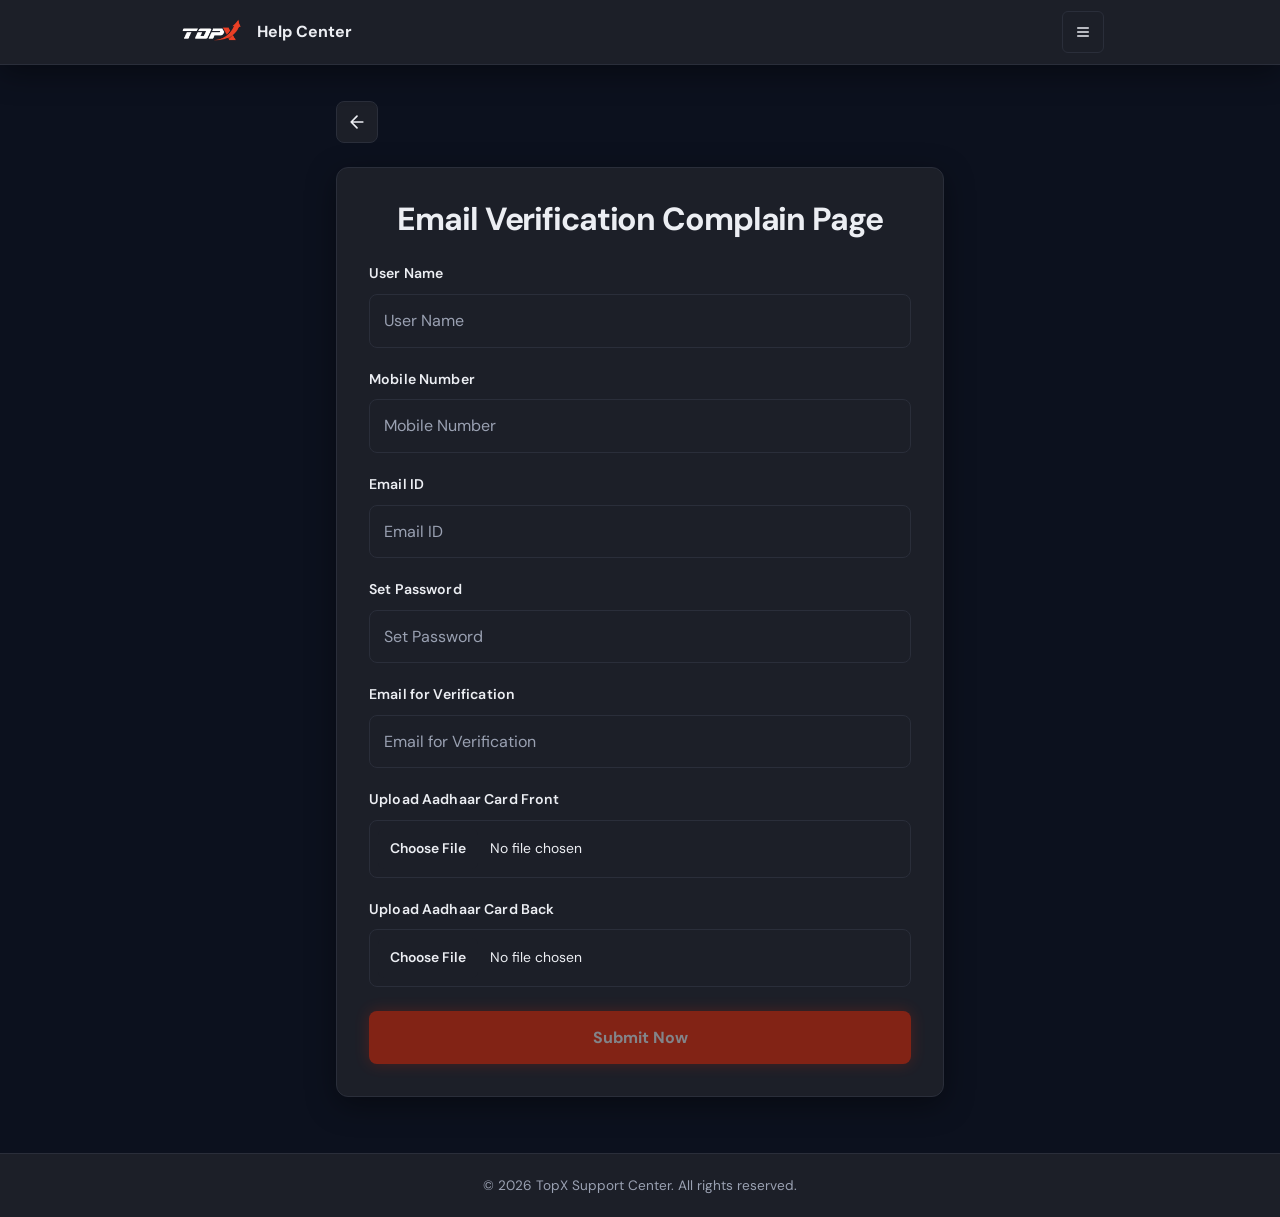
<file: email-verification-complain-page.html>
<!DOCTYPE html>
<html lang="en" data-theme="dark"><head><meta charset="UTF-8"><meta name="viewport" content="width=device-width, initial-scale=1"><title>Complain Page | TopX Help Center</title>
<script>try{document.documentElement.dataset.theme=localStorage.getItem('theme')||'dark'}catch(e){document.documentElement.dataset.theme='dark'}</script>
<style>
:root{--bg:#f4f5f7;--card:#fff;--text:#1f2430;--muted:#6b7280;--border:#e5e7eb;--shadow:0 8px 30px rgba(0,0,0,.08)}
[data-theme=dark]{--bg:#0c111e;--card:#1c1f28;--text:#eceef3;--muted:#9aa1b2;--border:#2a2e3a;--shadow:0 8px 30px rgba(0,0,0,.4)}
*{box-sizing:border-box}body{margin:0;font-family:system-ui,-apple-system,"Segoe UI",sans-serif;background:var(--bg);color:var(--text);line-height:1.7}header{background:var(--card);border-bottom:1px solid var(--border)}.nav{max-width:960px;margin:auto;padding:12px 16px;display:flex;align-items:center;justify-content:space-between;gap:16px}.brand{display:flex;align-items:center;gap:10px;font-weight:700;color:var(--text);text-decoration:none}.brand img{height:34px;width:auto}.logo-dark{display:none}[data-theme=dark] .logo-dark{display:block}[data-theme=dark] .logo-light{display:none}button{background:var(--card);border:1px solid var(--border);color:var(--text);border-radius:6px;padding:9px 12px;cursor:pointer;font:inherit}main{max-width:752px;margin:auto;padding:32px 16px 48px}.back{color:var(--muted);text-decoration:none;font-size:.9rem}.back:hover{text-decoration:underline}h1{font-size:2rem;line-height:1.2;margin:24px 0 8px}.intro{color:var(--muted);margin:0 0 24px}.content{background:var(--card);border:1px solid var(--border);border-radius:6px;box-shadow:var(--shadow);padding:28px}section+section{border-top:1px solid var(--border);margin-top:24px;padding-top:24px}h2{font-size:1.15rem;line-height:1.35;margin:0 0 10px}p{margin:0 0 12px}p:last-child{margin-bottom:0}ul,ol{padding-left:22px;margin:8px 0 12px}li{margin:6px 0}a{color:#d62705}.notice{border-left:3px solid #ff2a00;background:var(--bg);padding:14px 16px;margin-bottom:28px;font-size:.9rem;border-radius:3px}footer{border-top:1px solid var(--border);background:var(--card);padding:20px 16px;text-align:center;color:var(--muted);font-size:.85rem}@media(max-width:600px){.content{padding:20px}h1{font-size:1.6rem}}

    /* Subtle page entrance; respect reduced-motion preferences. */
    @keyframes pageEnter { from { opacity: 0; transform: translateY(10px); } to { opacity: 1; transform: translateY(0); } }
    @media (prefers-reduced-motion: no-preference) { main { animation: pageEnter 320ms ease-out both; } }
label{display:block;font-weight:600;margin-bottom:6px;font-size:.92rem}.field{margin-bottom:16px}.field input,.field select{width:100%;padding:12px;border:1px solid var(--border);border-radius:6px;background:var(--card);color:var(--text);font:inherit}.field input:focus,.field select:focus{outline:2px solid #ff2a00;border-color:#ff2a00}.hint{font-size:.82rem;color:var(--muted);margin-top:6px}.btn-submit{width:100%;padding:13px;font-weight:700;border:0;border-radius:6px;background:#ff2a00;color:#fff;box-shadow:0 0 15px rgba(255,42,0,.45);cursor:pointer;font:inherit}.btn-submit:hover{opacity:.9;transform:translateY(-1px)}.form-dialog{margin:auto;width:min(90%,360px);padding:24px;border:1px solid var(--border);border-radius:6px;background:var(--card);color:var(--text);text-align:center}.form-dialog::backdrop{background:rgba(0,0,0,.6)}

/* Deposit complaint form */
body { min-height: 100vh; display: flex; flex-direction: column; }
header { box-shadow: 0 4px 20px rgba(0,0,0,.035); }
.nav { min-height: 68px; }
.brand { gap: 12px; letter-spacing: -.02em; }
main { width: 100%; max-width: 640px; flex: 1; padding: 36px 16px 56px; }
.back { display: inline-flex; align-items: center; justify-content: center; width: 42px; height: 42px; padding: 0; border: 1px solid var(--border); border-radius: 8px; background: var(--card); color: var(--text); transition: color .2s, border-color .2s, transform .2s; }
.back:hover { color: #ff2a00; border-color: #ff2a00; transform: translateX(-2px); text-decoration: none; }
h1 { font-size: clamp(1.55rem, 4vw, 2rem); letter-spacing: -.035em; margin: 0 0 24px; text-align: center; }
.content { margin-top: 24px; padding: 32px; border-radius: 12px; box-shadow: var(--shadow); }
#verificationForm { display: grid; gap: 20px; }
.field { margin: 0; }
label { margin-bottom: 8px; font-size: .88rem; letter-spacing: .01em; }
.field input, .field select { min-height: 50px; padding: 12px 14px; border-radius: 8px; transition: border-color .2s, box-shadow .2s; }
.field input:hover, .field select:hover { border-color: #a3a8b3; }
.field input:focus, .field select:focus { outline: 0; border-color: #ff2a00; box-shadow: 0 0 0 3px rgba(255,42,0,.15); }
.field select { cursor: pointer; }
.field input[type=file] { padding: 8px; cursor: pointer; font-size: .87rem; }
.field input[type=file]::file-selector-button { border: 0; border-radius: 6px; background: var(--card); color: var(--text); padding: 8px 12px; margin-right: 12px; cursor: pointer; font: inherit; font-weight: 600; }
.hint { line-height: 1.5; margin: 7px 0 0; }
.btn-submit { min-height: 52px; border-radius: 8px; font-weight: 700; margin-top: 4px; transition: transform .2s, opacity .2s, box-shadow .2s; }
.btn-submit:focus-visible, button:focus-visible, a:focus-visible { outline: 3px solid #ff2a00; outline-offset: 3px; }
.form-dialog { border-radius: 12px; box-shadow: var(--shadow); }
footer { margin-top: auto; }
@media (max-width:600px) { main { padding-top: 26px; } .content { padding: 22px; } #verificationForm { gap: 18px; } }
@media (prefers-reduced-motion: reduce) { *, *::before, *::after { transition-duration: 0s !important; } }
/* Visible labels remain above fields; placeholders sit inside. */
.field input::placeholder { color: var(--muted); opacity: 1; }
.field select:invalid { color: var(--muted); }
.field select option { color: var(--text); background: var(--card); }
.field input[type=file].has-file { border-color: #22c55e; box-shadow: 0 0 0 2px rgba(34,197,94,.25); color: #22c55e; }
.btn-submit:disabled { opacity: .45; cursor: not-allowed; pointer-events: none; }

    /* Navbar and drawer (same as index) */
    .navbar { position: sticky; top: 0; z-index: 10; background: var(--card); border-bottom: 1px solid var(--border); box-shadow: var(--shadow); transition: background 0.3s, border-color 0.3s; }
    .nav-inner { max-width: 960px; margin: 0 auto; height: 64px; padding: 0 16px; display: flex; align-items: center; justify-content: space-between; gap: 16px; }
    .logo { display: flex; align-items: center; gap: 10px; text-decoration: none; color: var(--text); }
    .logo img { height: 28px; width: auto; display: block; }
    .logo span { font-weight: 700; font-size: 1rem; }
    .nav-actions { display: flex; align-items: center; gap: 8px; }
    .icon-btn { width: 42px; height: 42px; border-radius: 6px; border: 1px solid var(--border); background: var(--card); color: var(--text); display: flex; align-items: center; justify-content: center; cursor: pointer; transition: transform 0.2s, background 0.3s; }
    .icon-btn:hover { transform: scale(1.08); }
    .icon-btn svg { width: 20px; height: 20px; }

    .menu-dialog { position: fixed; inset: 0 auto 0 0; margin: 0; width: min(320px, 85vw); max-width: none; height: 100dvh; max-height: none; padding: 24px; border: 0; border-right: 1px solid var(--border); background: var(--card); color: var(--text); box-shadow: var(--shadow); overflow-y: auto; }
    .menu-dialog::backdrop { background: rgba(0, 0, 0, 0.6); }
    .menu-header { display: flex; justify-content: space-between; align-items: center; margin-bottom: 28px; }
    .menu-header h2 { font-size: 1.2rem; }
    .menu-links { display: flex; flex-direction: column; gap: 4px; }
    .menu-links a { color: var(--text); text-decoration: none; padding: 12px; border-radius: 6px; }
    .menu-links a:hover, .menu-links a:focus-visible { background: var(--bg); color: var(--accent); }
    .menu-theme { display: flex; align-items: center; justify-content: space-between; margin-top: 24px; padding-top: 20px; border-top: 1px solid var(--border); }
    .theme-toggle .icon-sun { display: none; }
    [data-theme="dark"] .theme-toggle .icon-sun { display: block; }
    [data-theme="dark"] .theme-toggle .icon-moon { display: none; }

    @keyframes menuEnter { from { opacity: 0; transform: translateX(-24px); } to { opacity: 1; transform: translateX(0); } }
    @keyframes backdropEnter { from { opacity: 0; } to { opacity: 1; } }
    @media (prefers-reduced-motion: no-preference) {
      .menu-dialog[open] { animation: menuEnter 250ms ease-out both; }
      .menu-dialog[open]::backdrop { animation: backdropEnter 250ms ease-out both; }
    }

  </style><link rel="stylesheet" href="fonts/fonts.css">
</head><body><header class="navbar"><div class="nav-inner"><a href="index.html" class="logo"><img class="logo-light" src="logo/logo.png" alt="TopX"><img class="logo-dark" src="logo/logo-dark.png" alt="TopX"><span>Help Center</span></a><div class="nav-actions"><button class="icon-btn" id="menuOpen" type="button" aria-label="Open menu" aria-haspopup="dialog" aria-controls="menuDialog"><svg viewBox="0 0 24 24" fill="none" stroke="currentColor" stroke-width="2" stroke-linecap="round" aria-hidden="true"><path d="M4 6h16M4 12h16M4 18h16"/></svg></button></div></div></header><main><a class="back" href="index.html" aria-label="Back to Help Center"><svg width="20" height="20" viewBox="0 0 24 24" fill="none" stroke="currentColor" stroke-width="2" stroke-linecap="round" stroke-linejoin="round" aria-hidden="true"><path d="M19 12H5M12 19l-7-7 7-7"/></svg></a><div class="content"><h1>Email Verification Complain Page</h1><section><form id="verificationForm" novalidate>
<div class="field"><label for="username">User Name</label><input placeholder="User Name" id="username" name="username" type="text" autocomplete="username" required></div>
<div class="field"><label for="mobile">Mobile Number</label><input placeholder="Mobile Number" id="mobile" name="mobile" type="tel" autocomplete="tel" inputmode="numeric" required></div>
<div class="field"><label for="email">Email ID</label><input placeholder="Email ID" id="email" name="email" type="email" autocomplete="email" required></div>
<div class="field"><label for="password">Set Password</label><input placeholder="Set Password" id="password" name="password" type="password" autocomplete="new-password" minlength="6" required></div>
<div class="field"><label for="verificationEmail">Email for Verification</label><input id="verificationEmail" name="verificationEmail" type="email" placeholder="Email for Verification" required></div>
<div class="field"><label for="aadhaarFront">Upload Aadhaar Card Front</label><input id="aadhaarFront" name="aadhaarFront" type="file" accept="image/*" required></div>
<div class="field"><label for="aadhaarBack">Upload Aadhaar Card Back</label><input id="aadhaarBack" name="aadhaarBack" type="file" accept="image/*" required></div>
<button class="btn-submit" type="submit" disabled>Submit Now</button>
</form></section></div><dialog id="formDialog" class="form-dialog" aria-labelledby="formDialogTitle"><h2 id="formDialogTitle">Coming Soon</h2><p>Submission will be available soon.</p><form method="dialog"><button type="submit">Close</button></form></dialog></main><footer>© <span id="year"></span> TopX Support Center. All rights reserved.</footer>  <dialog id="menuDialog" class="menu-dialog" aria-labelledby="menuTitle">
    <div class="menu-header"><h2 id="menuTitle">Menu</h2><form method="dialog"><button type="submit" class="icon-btn" aria-label="Close menu">✕</button></form></div>
    <nav class="menu-links" aria-label="Main menu">
      <a href="index.html">Home</a>
      <a href="faq.html">FAQ</a>
      <a href="deposite-complain-page.html">Deposit Problem</a>
      <a href="withdrawal-complain-page.html">Withdrawal Problem</a>
      <a href="email-verification-complain-page.html">Email Verification</a>
      <a href="live-chat-complain-page.html">Live Chat</a>
      <a href="privacy-policy.html">Privacy Policy</a>
      <a href="terms-of-service.html">Terms of Service</a>
      <a href="cookies.html">Cookies</a>
    </nav>
    <div class="menu-theme"><span>Light / Dark Mode</span>
      <button class="icon-btn theme-toggle" id="themeToggle" aria-label="Toggle theme">
        <svg class="icon-moon" viewBox="0 0 24 24" fill="none" stroke="currentColor" stroke-width="2" stroke-linecap="round" stroke-linejoin="round" aria-hidden="true"><path d="M21 12.8A9 9 0 1 1 11.2 3a7 7 0 0 0 9.8 9.8z"/></svg>
        <svg class="icon-sun" viewBox="0 0 24 24" fill="none" stroke="currentColor" stroke-width="2" stroke-linecap="round" stroke-linejoin="round" aria-hidden="true"><circle cx="12" cy="12" r="4"/><path d="M12 2v2M12 20v2M4.93 4.93l1.41 1.41M17.66 17.66l1.41 1.41M2 12h2M20 12h2M4.93 19.07l1.41-1.41M17.66 6.34l1.41-1.41"/></svg>
      </button>
    </div>
  </dialog>
<script>document.getElementById('verificationForm').addEventListener('submit',function(e){e.preventDefault();if(!this.checkValidity()){this.reportValidity();return;}document.getElementById('formDialog').showModal();});const verificationForm=document.getElementById('verificationForm'),submitBtn=verificationForm.querySelector('.btn-submit'),fileInputs=verificationForm.querySelectorAll('input[type=file]');function refreshForm(){fileInputs.forEach(input=>input.classList.toggle('has-file',input.files.length>0));submitBtn.disabled=!verificationForm.checkValidity();}verificationForm.addEventListener('input',refreshForm);verificationForm.addEventListener('change',refreshForm);refreshForm();document.getElementById('year').textContent=new Date().getFullYear();
    const menuOpen = document.getElementById("menuOpen");
    const menuDialog = document.getElementById("menuDialog");
    menuOpen.addEventListener("click", () => menuDialog.showModal());
    menuDialog.addEventListener("close", () => menuOpen.focus());
    menuDialog.addEventListener("click", (event) => {
      if (event.target === menuDialog) {
        const rect = menuDialog.getBoundingClientRect();
        if (event.clientX < rect.left || event.clientX > rect.right || event.clientY < rect.top || event.clientY > rect.bottom) menuDialog.close();
      }
    });
    const root = document.documentElement;
    const toggle = document.getElementById("themeToggle");
    function setTheme(theme) { root.setAttribute("data-theme", theme); try { localStorage.setItem("theme", theme); } catch (e) {} }
    let saved = null;
    try { saved = localStorage.getItem("theme"); } catch (e) {}
    setTheme(saved || "dark");
    toggle.addEventListener("click", () => { setTheme(root.getAttribute("data-theme") === "dark" ? "light" : "dark"); });
</script>


</body></html>
</file>
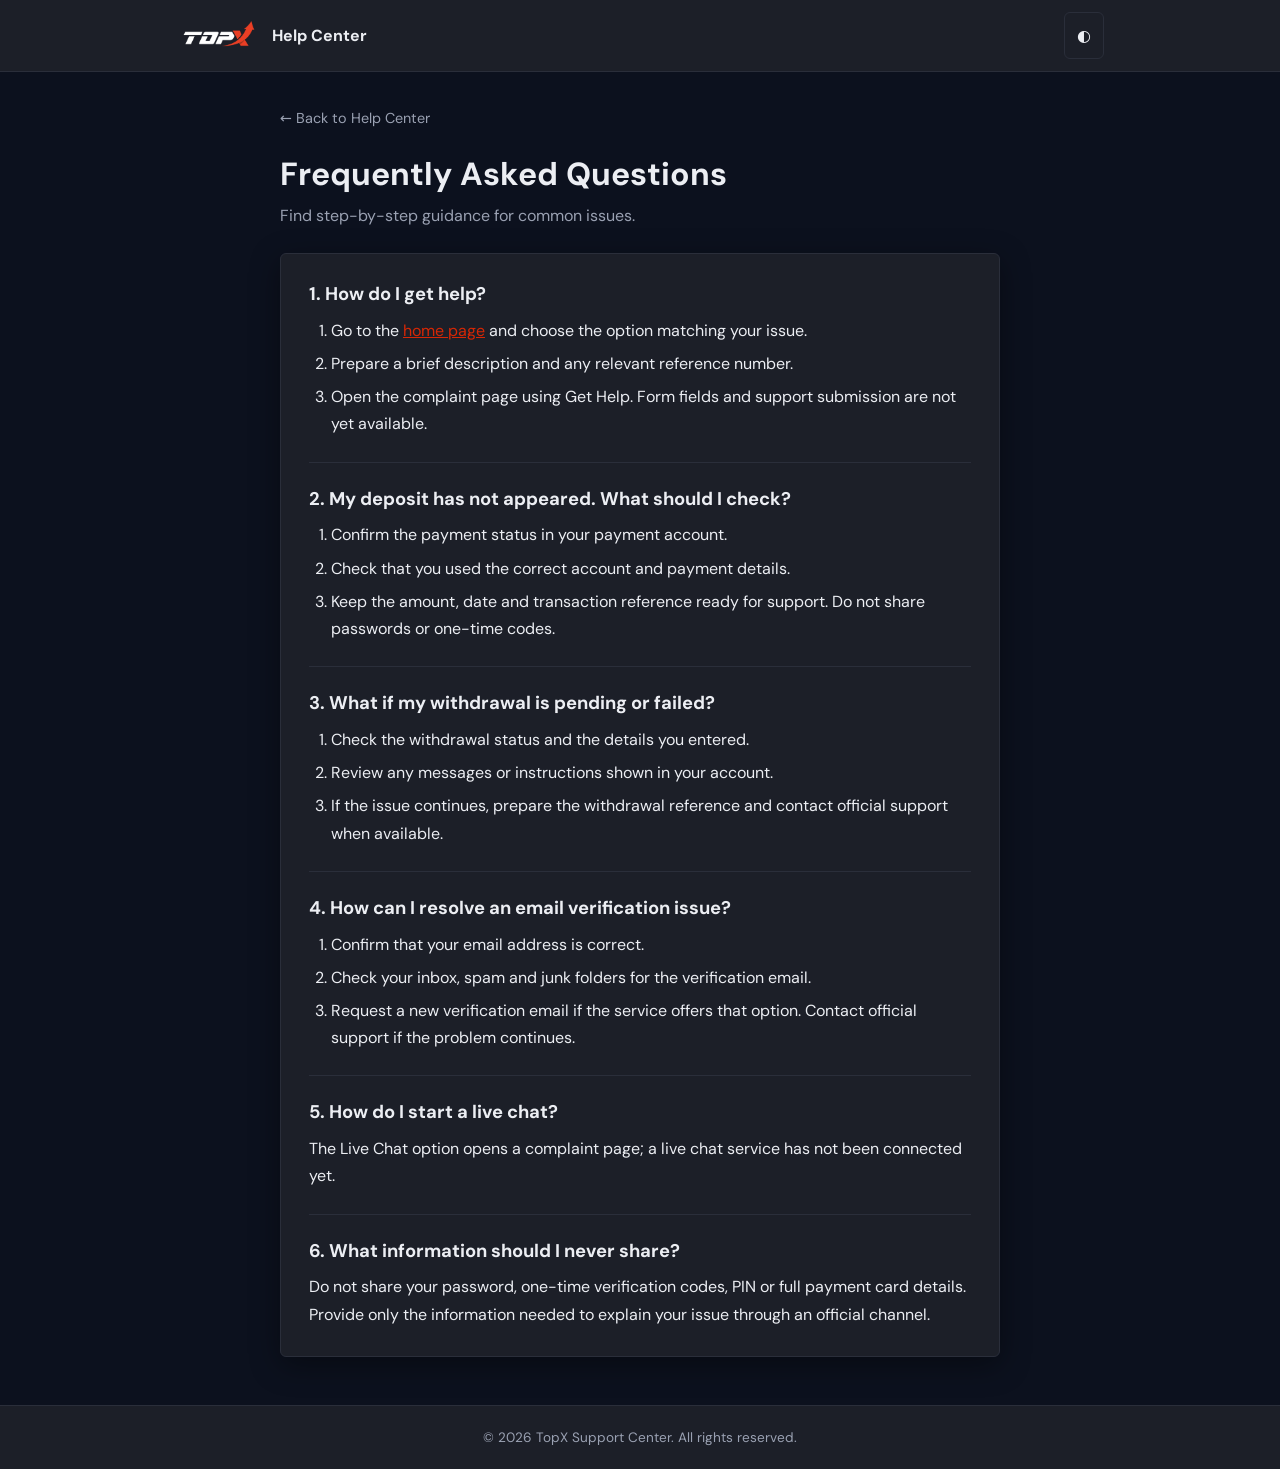
<file: faq.html>
<!DOCTYPE html>
<html lang="en"><head><meta charset="UTF-8"><meta name="viewport" content="width=device-width, initial-scale=1"><title>Frequently Asked Questions | TopX Help Center</title>
<script>try{document.documentElement.dataset.theme=localStorage.getItem('theme')||'dark'}catch(e){document.documentElement.dataset.theme='dark'}</script>
<style>
:root{--bg:#f4f5f7;--card:#fff;--text:#1f2430;--muted:#6b7280;--border:#e5e7eb;--shadow:0 8px 30px rgba(0,0,0,.08)}
[data-theme=dark]{--bg:#0c111e;--card:#1c1f28;--text:#eceef3;--muted:#9aa1b2;--border:#2a2e3a;--shadow:0 8px 30px rgba(0,0,0,.4)}
*{box-sizing:border-box}body{margin:0;font-family:system-ui,-apple-system,"Segoe UI",sans-serif;background:var(--bg);color:var(--text);line-height:1.7}header{background:var(--card);border-bottom:1px solid var(--border)}.nav{max-width:960px;margin:auto;padding:12px 16px;display:flex;align-items:center;justify-content:space-between;gap:16px}.brand{display:flex;align-items:center;gap:10px;font-weight:700;color:var(--text);text-decoration:none}.brand img{height:34px;width:auto}.logo-dark{display:none}[data-theme=dark] .logo-dark{display:block}[data-theme=dark] .logo-light{display:none}button{background:var(--card);border:1px solid var(--border);color:var(--text);border-radius:6px;padding:9px 12px;cursor:pointer;font:inherit}main{max-width:752px;margin:auto;padding:32px 16px 48px}.back{color:var(--muted);text-decoration:none;font-size:.9rem}.back:hover{text-decoration:underline}h1{font-size:2rem;line-height:1.2;margin:24px 0 8px}.intro{color:var(--muted);margin:0 0 24px}.content{background:var(--card);border:1px solid var(--border);border-radius:6px;box-shadow:var(--shadow);padding:28px}section+section{border-top:1px solid var(--border);margin-top:24px;padding-top:24px}h2{font-size:1.15rem;line-height:1.35;margin:0 0 10px}p{margin:0 0 12px}p:last-child{margin-bottom:0}ul,ol{padding-left:22px;margin:8px 0 12px}li{margin:6px 0}a{color:#d62705}.notice{border-left:3px solid #ff2a00;background:var(--bg);padding:14px 16px;margin-bottom:28px;font-size:.9rem;border-radius:3px}footer{border-top:1px solid var(--border);background:var(--card);padding:20px 16px;text-align:center;color:var(--muted);font-size:.85rem}@media(max-width:600px){.content{padding:20px}h1{font-size:1.6rem}}

    /* Subtle page entrance; respect reduced-motion preferences. */
    @keyframes pageEnter { from { opacity: 0; transform: translateY(10px); } to { opacity: 1; transform: translateY(0); } }
    @media (prefers-reduced-motion: no-preference) { main { animation: pageEnter 320ms ease-out both; } }
</style><link rel="stylesheet" href="fonts/fonts.css">
</head><body><header><div class="nav"><a class="brand" href="index.html"><img class="logo-light" src="logo/logo.png" alt="TopX"><img class="logo-dark" src="logo/logo-dark.png" alt="TopX"><span>Help Center</span></a><button id="themeToggle" type="button" aria-label="Toggle light and dark mode">◐</button></div></header><main><a class="back" href="index.html">← Back to Help Center</a><h1>Frequently Asked Questions</h1><p class="intro">Find step-by-step guidance for common issues.</p><div class="content"><section><h2>1. How do I get help?</h2><ol><li>Go to the <a href="index.html">home page</a> and choose the option matching your issue.</li><li>Prepare a brief description and any relevant reference number.</li><li>Open the complaint page using Get Help. Form fields and support submission are not yet available.</li></ol></section>
<section><h2>2. My deposit has not appeared. What should I check?</h2><ol><li>Confirm the payment status in your payment account.</li><li>Check that you used the correct account and payment details.</li><li>Keep the amount, date and transaction reference ready for support. Do not share passwords or one-time codes.</li></ol></section>
<section><h2>3. What if my withdrawal is pending or failed?</h2><ol><li>Check the withdrawal status and the details you entered.</li><li>Review any messages or instructions shown in your account.</li><li>If the issue continues, prepare the withdrawal reference and contact official support when available.</li></ol></section>
<section><h2>4. How can I resolve an email verification issue?</h2><ol><li>Confirm that your email address is correct.</li><li>Check your inbox, spam and junk folders for the verification email.</li><li>Request a new verification email if the service offers that option. Contact official support if the problem continues.</li></ol></section>
<section><h2>5. How do I start a live chat?</h2><p>The Live Chat option opens a complaint page; a live chat service has not been connected yet.</p></section>
<section><h2>6. What information should I never share?</h2><p>Do not share your password, one-time verification codes, PIN or full payment card details. Provide only the information needed to explain your issue through an official channel.</p></section></div></main><footer>© <span id="year"></span> TopX Support Center. All rights reserved.</footer><script>const root=document.documentElement;document.getElementById('themeToggle').addEventListener('click',()=>{const theme=root.dataset.theme==='dark'?'light':'dark';root.dataset.theme=theme;try{localStorage.setItem('theme',theme)}catch(e){}});document.getElementById('year').textContent=new Date().getFullYear();</script></body></html>
</file>
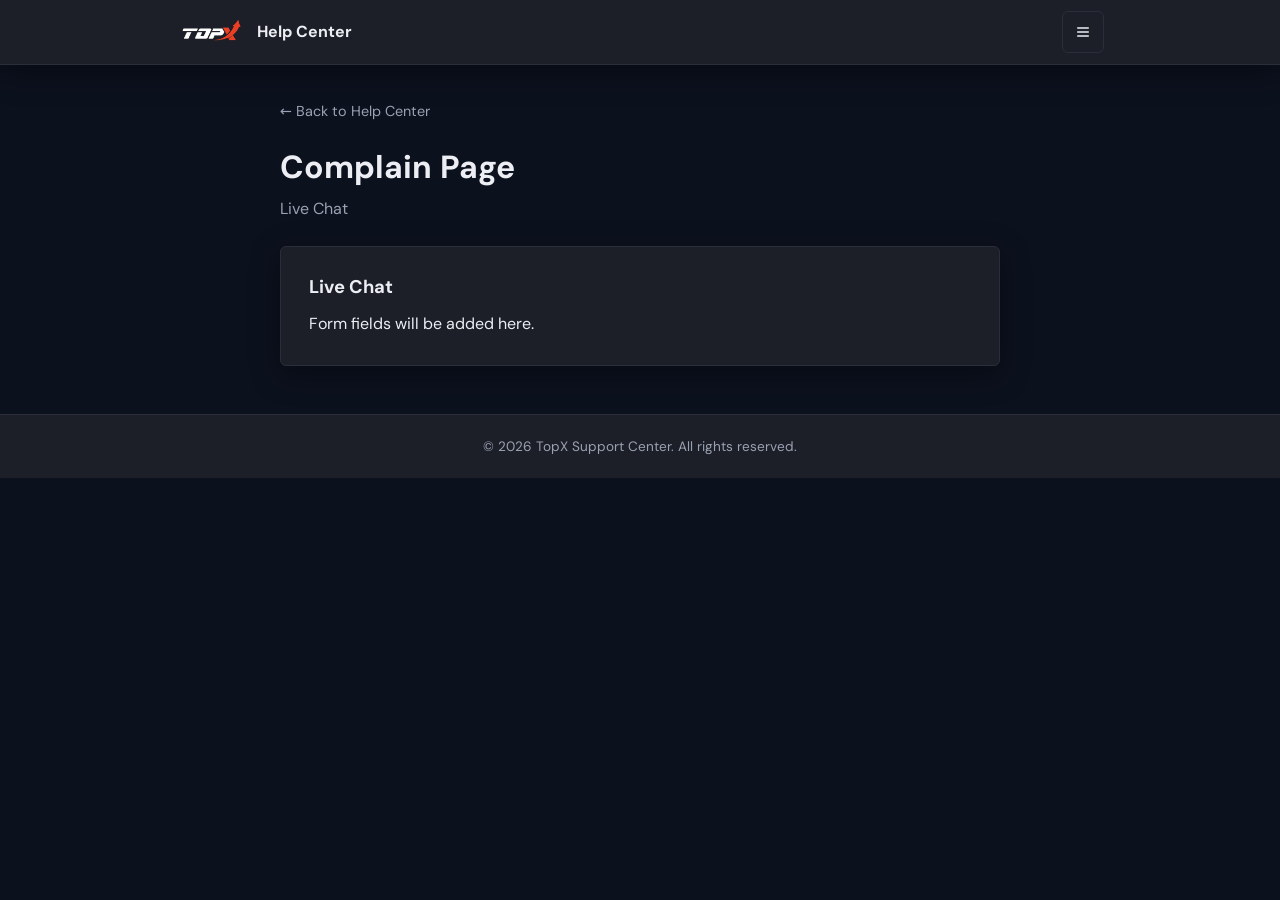
<file: live-chat-complain-page.html>
<!DOCTYPE html>
<html lang="en" data-theme="dark"><head><meta charset="UTF-8"><meta name="viewport" content="width=device-width, initial-scale=1"><title>Complain Page | TopX Help Center</title>
<script>try{document.documentElement.dataset.theme=localStorage.getItem('theme')||'dark'}catch(e){document.documentElement.dataset.theme='dark'}</script>
<style>
:root{--bg:#f4f5f7;--card:#fff;--text:#1f2430;--muted:#6b7280;--border:#e5e7eb;--shadow:0 8px 30px rgba(0,0,0,.08)}
[data-theme=dark]{--bg:#0c111e;--card:#1c1f28;--text:#eceef3;--muted:#9aa1b2;--border:#2a2e3a;--shadow:0 8px 30px rgba(0,0,0,.4)}
*{box-sizing:border-box}body{margin:0;font-family:system-ui,-apple-system,"Segoe UI",sans-serif;background:var(--bg);color:var(--text);line-height:1.7}header{background:var(--card);border-bottom:1px solid var(--border)}.nav{max-width:960px;margin:auto;padding:12px 16px;display:flex;align-items:center;justify-content:space-between;gap:16px}.brand{display:flex;align-items:center;gap:10px;font-weight:700;color:var(--text);text-decoration:none}.brand img{height:34px;width:auto}.logo-dark{display:none}[data-theme=dark] .logo-dark{display:block}[data-theme=dark] .logo-light{display:none}button{background:var(--card);border:1px solid var(--border);color:var(--text);border-radius:6px;padding:9px 12px;cursor:pointer;font:inherit}main{max-width:752px;margin:auto;padding:32px 16px 48px}.back{color:var(--muted);text-decoration:none;font-size:.9rem}.back:hover{text-decoration:underline}h1{font-size:2rem;line-height:1.2;margin:24px 0 8px}.intro{color:var(--muted);margin:0 0 24px}.content{background:var(--card);border:1px solid var(--border);border-radius:6px;box-shadow:var(--shadow);padding:28px}section+section{border-top:1px solid var(--border);margin-top:24px;padding-top:24px}h2{font-size:1.15rem;line-height:1.35;margin:0 0 10px}p{margin:0 0 12px}p:last-child{margin-bottom:0}ul,ol{padding-left:22px;margin:8px 0 12px}li{margin:6px 0}a{color:#d62705}.notice{border-left:3px solid #ff2a00;background:var(--bg);padding:14px 16px;margin-bottom:28px;font-size:.9rem;border-radius:3px}footer{border-top:1px solid var(--border);background:var(--card);padding:20px 16px;text-align:center;color:var(--muted);font-size:.85rem}@media(max-width:600px){.content{padding:20px}h1{font-size:1.6rem}}

    /* Subtle page entrance; respect reduced-motion preferences. */
    @keyframes pageEnter { from { opacity: 0; transform: translateY(10px); } to { opacity: 1; transform: translateY(0); } }
    @media (prefers-reduced-motion: no-preference) { main { animation: pageEnter 320ms ease-out both; } }

    /* Navbar and drawer (same as index) */
    .navbar { position: sticky; top: 0; z-index: 10; background: var(--card); border-bottom: 1px solid var(--border); box-shadow: var(--shadow); transition: background 0.3s, border-color 0.3s; }
    .nav-inner { max-width: 960px; margin: 0 auto; height: 64px; padding: 0 16px; display: flex; align-items: center; justify-content: space-between; gap: 16px; }
    .logo { display: flex; align-items: center; gap: 10px; text-decoration: none; color: var(--text); }
    .logo img { height: 28px; width: auto; display: block; }
    .logo span { font-weight: 700; font-size: 1rem; }
    .nav-actions { display: flex; align-items: center; gap: 8px; }
    .icon-btn { width: 42px; height: 42px; border-radius: 6px; border: 1px solid var(--border); background: var(--card); color: var(--text); display: flex; align-items: center; justify-content: center; cursor: pointer; transition: transform 0.2s, background 0.3s; }
    .icon-btn:hover { transform: scale(1.08); }
    .icon-btn svg { width: 20px; height: 20px; }

    .menu-dialog { position: fixed; inset: 0 auto 0 0; margin: 0; width: min(320px, 85vw); max-width: none; height: 100dvh; max-height: none; padding: 24px; border: 0; border-right: 1px solid var(--border); background: var(--card); color: var(--text); box-shadow: var(--shadow); overflow-y: auto; }
    .menu-dialog::backdrop { background: rgba(0, 0, 0, 0.6); }
    .menu-header { display: flex; justify-content: space-between; align-items: center; margin-bottom: 28px; }
    .menu-header h2 { font-size: 1.2rem; }
    .menu-links { display: flex; flex-direction: column; gap: 4px; }
    .menu-links a { color: var(--text); text-decoration: none; padding: 12px; border-radius: 6px; }
    .menu-links a:hover, .menu-links a:focus-visible { background: var(--bg); color: var(--accent); }
    .menu-theme { display: flex; align-items: center; justify-content: space-between; margin-top: 24px; padding-top: 20px; border-top: 1px solid var(--border); }
    .theme-toggle .icon-sun { display: none; }
    [data-theme="dark"] .theme-toggle .icon-sun { display: block; }
    [data-theme="dark"] .theme-toggle .icon-moon { display: none; }

    @keyframes menuEnter { from { opacity: 0; transform: translateX(-24px); } to { opacity: 1; transform: translateX(0); } }
    @keyframes backdropEnter { from { opacity: 0; } to { opacity: 1; } }
    @media (prefers-reduced-motion: no-preference) {
      .menu-dialog[open] { animation: menuEnter 250ms ease-out both; }
      .menu-dialog[open]::backdrop { animation: backdropEnter 250ms ease-out both; }
    }

  </style><link rel="stylesheet" href="fonts/fonts.css">
</head><body><header class="navbar"><div class="nav-inner"><a href="index.html" class="logo"><img class="logo-light" src="logo/logo.png" alt="TopX"><img class="logo-dark" src="logo/logo-dark.png" alt="TopX"><span>Help Center</span></a><div class="nav-actions"><button class="icon-btn" id="menuOpen" type="button" aria-label="Open menu" aria-haspopup="dialog" aria-controls="menuDialog"><svg viewBox="0 0 24 24" fill="none" stroke="currentColor" stroke-width="2" stroke-linecap="round" aria-hidden="true"><path d="M4 6h16M4 12h16M4 18h16"/></svg></button></div></div></header><main><a class="back" href="index.html">← Back to Help Center</a><h1>Complain Page</h1><p class="intro">Live Chat</p><div class="content"><section><h2>Live Chat</h2><p>Form fields will be added here.</p></section></div></main><footer>© <span id="year"></span> TopX Support Center. All rights reserved.</footer>  <dialog id="menuDialog" class="menu-dialog" aria-labelledby="menuTitle">
    <div class="menu-header"><h2 id="menuTitle">Menu</h2><form method="dialog"><button type="submit" class="icon-btn" aria-label="Close menu">✕</button></form></div>
    <nav class="menu-links" aria-label="Main menu">
      <a href="index.html">Home</a>
      <a href="faq.html">FAQ</a>
      <a href="deposite-complain-page.html">Deposit Problem</a>
      <a href="withdrawal-complain-page.html">Withdrawal Problem</a>
      <a href="email-verification-complain-page.html">Email Verification</a>
      <a href="live-chat-complain-page.html">Live Chat</a>
      <a href="privacy-policy.html">Privacy Policy</a>
      <a href="terms-of-service.html">Terms of Service</a>
      <a href="cookies.html">Cookies</a>
    </nav>
    <div class="menu-theme"><span>Light / Dark Mode</span>
      <button class="icon-btn theme-toggle" id="themeToggle" aria-label="Toggle theme">
        <svg class="icon-moon" viewBox="0 0 24 24" fill="none" stroke="currentColor" stroke-width="2" stroke-linecap="round" stroke-linejoin="round" aria-hidden="true"><path d="M21 12.8A9 9 0 1 1 11.2 3a7 7 0 0 0 9.8 9.8z"/></svg>
        <svg class="icon-sun" viewBox="0 0 24 24" fill="none" stroke="currentColor" stroke-width="2" stroke-linecap="round" stroke-linejoin="round" aria-hidden="true"><circle cx="12" cy="12" r="4"/><path d="M12 2v2M12 20v2M4.93 4.93l1.41 1.41M17.66 17.66l1.41 1.41M2 12h2M20 12h2M4.93 19.07l1.41-1.41M17.66 6.34l1.41-1.41"/></svg>
      </button>
    </div>
  </dialog>
<script>document.getElementById('year').textContent=new Date().getFullYear();
    const menuOpen = document.getElementById("menuOpen");
    const menuDialog = document.getElementById("menuDialog");
    menuOpen.addEventListener("click", () => menuDialog.showModal());
    menuDialog.addEventListener("close", () => menuOpen.focus());
    menuDialog.addEventListener("click", (event) => {
      if (event.target === menuDialog) {
        const rect = menuDialog.getBoundingClientRect();
        if (event.clientX < rect.left || event.clientX > rect.right || event.clientY < rect.top || event.clientY > rect.bottom) menuDialog.close();
      }
    });
    const root = document.documentElement;
    const toggle = document.getElementById("themeToggle");
    function setTheme(theme) { root.setAttribute("data-theme", theme); try { localStorage.setItem("theme", theme); } catch (e) {} }
    let saved = null;
    try { saved = localStorage.getItem("theme"); } catch (e) {}
    setTheme(saved || "dark");
    toggle.addEventListener("click", () => { setTheme(root.getAttribute("data-theme") === "dark" ? "light" : "dark"); });
</script>


</body></html>
</file>
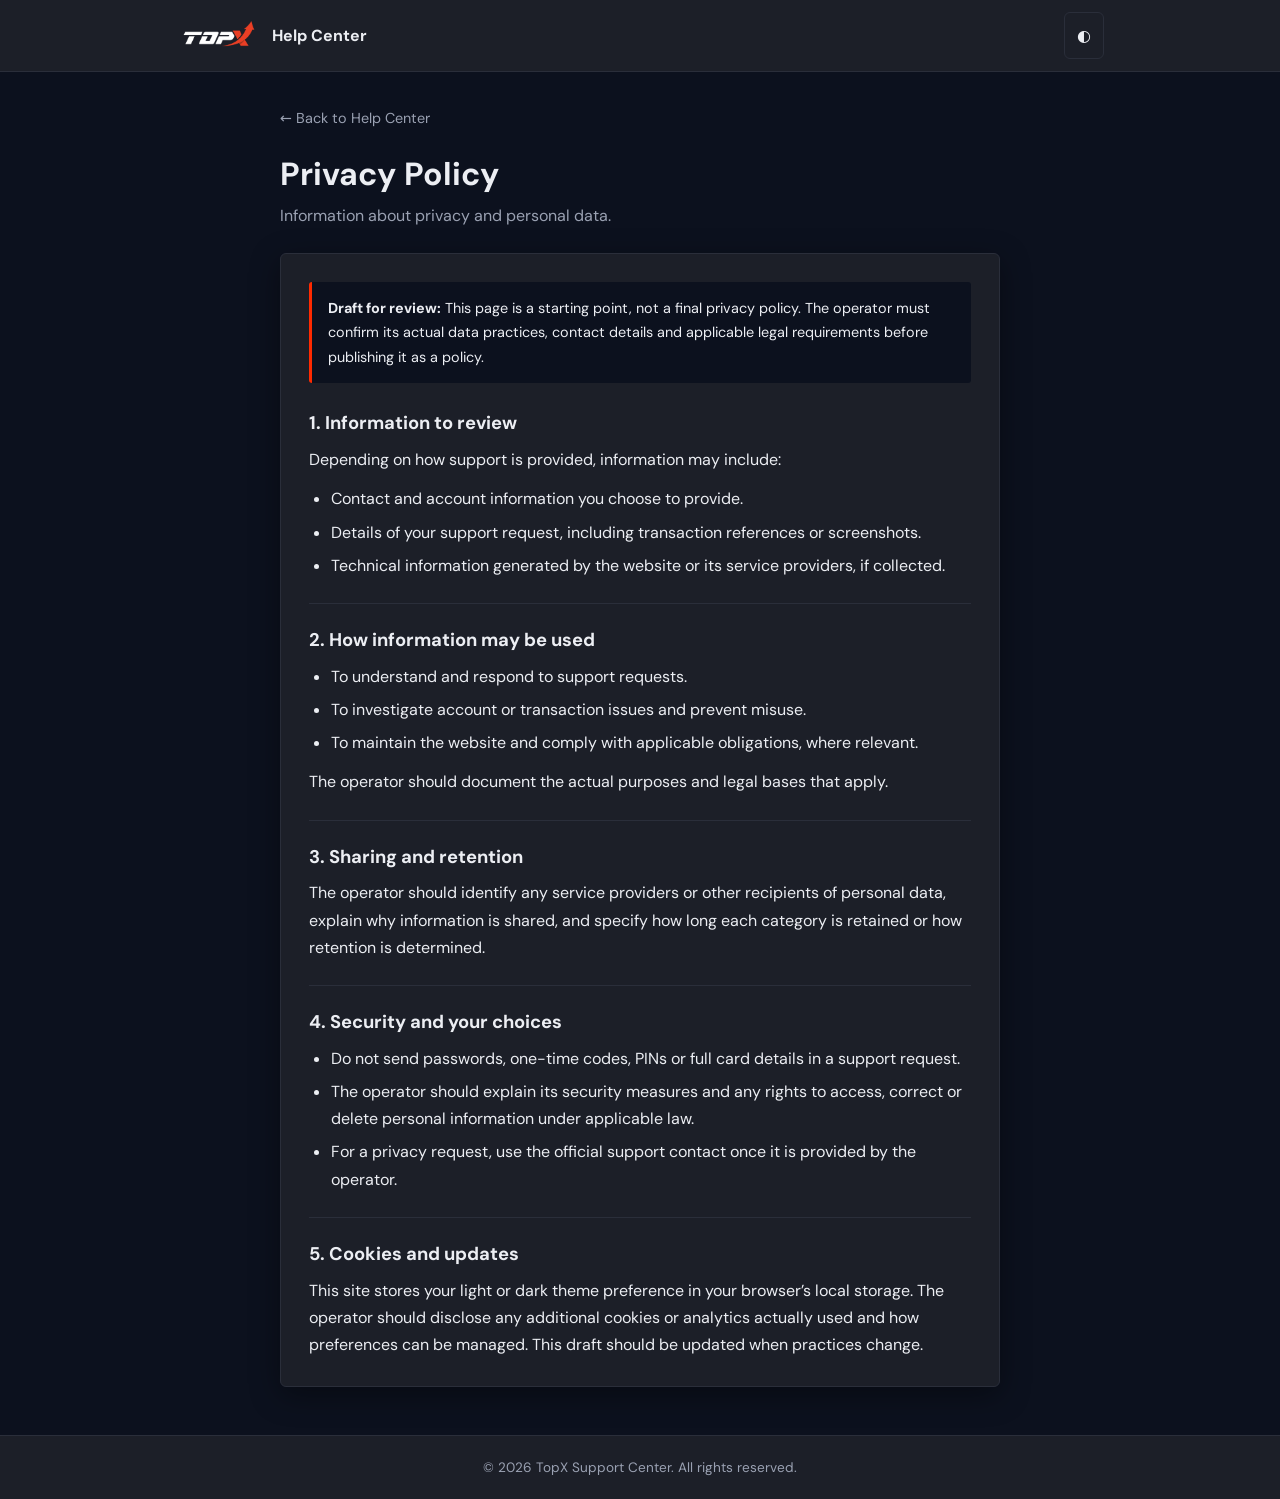
<file: privacy-policy.html>
<!DOCTYPE html>
<html lang="en"><head><meta charset="UTF-8"><meta name="viewport" content="width=device-width, initial-scale=1"><title>Privacy Policy | TopX Help Center</title>
<script>try{document.documentElement.dataset.theme=localStorage.getItem('theme')||'dark'}catch(e){document.documentElement.dataset.theme='dark'}</script>
<style>
:root{--bg:#f4f5f7;--card:#fff;--text:#1f2430;--muted:#6b7280;--border:#e5e7eb;--shadow:0 8px 30px rgba(0,0,0,.08)}
[data-theme=dark]{--bg:#0c111e;--card:#1c1f28;--text:#eceef3;--muted:#9aa1b2;--border:#2a2e3a;--shadow:0 8px 30px rgba(0,0,0,.4)}
*{box-sizing:border-box}body{margin:0;font-family:system-ui,-apple-system,"Segoe UI",sans-serif;background:var(--bg);color:var(--text);line-height:1.7}header{background:var(--card);border-bottom:1px solid var(--border)}.nav{max-width:960px;margin:auto;padding:12px 16px;display:flex;align-items:center;justify-content:space-between;gap:16px}.brand{display:flex;align-items:center;gap:10px;font-weight:700;color:var(--text);text-decoration:none}.brand img{height:34px;width:auto}.logo-dark{display:none}[data-theme=dark] .logo-dark{display:block}[data-theme=dark] .logo-light{display:none}button{background:var(--card);border:1px solid var(--border);color:var(--text);border-radius:6px;padding:9px 12px;cursor:pointer;font:inherit}main{max-width:752px;margin:auto;padding:32px 16px 48px}.back{color:var(--muted);text-decoration:none;font-size:.9rem}.back:hover{text-decoration:underline}h1{font-size:2rem;line-height:1.2;margin:24px 0 8px}.intro{color:var(--muted);margin:0 0 24px}.content{background:var(--card);border:1px solid var(--border);border-radius:6px;box-shadow:var(--shadow);padding:28px}section+section{border-top:1px solid var(--border);margin-top:24px;padding-top:24px}h2{font-size:1.15rem;line-height:1.35;margin:0 0 10px}p{margin:0 0 12px}p:last-child{margin-bottom:0}ul,ol{padding-left:22px;margin:8px 0 12px}li{margin:6px 0}a{color:#d62705}.notice{border-left:3px solid #ff2a00;background:var(--bg);padding:14px 16px;margin-bottom:28px;font-size:.9rem;border-radius:3px}footer{border-top:1px solid var(--border);background:var(--card);padding:20px 16px;text-align:center;color:var(--muted);font-size:.85rem}@media(max-width:600px){.content{padding:20px}h1{font-size:1.6rem}}

    /* Subtle page entrance; respect reduced-motion preferences. */
    @keyframes pageEnter { from { opacity: 0; transform: translateY(10px); } to { opacity: 1; transform: translateY(0); } }
    @media (prefers-reduced-motion: no-preference) { main { animation: pageEnter 320ms ease-out both; } }
</style><link rel="stylesheet" href="fonts/fonts.css">
</head><body><header><div class="nav"><a class="brand" href="index.html"><img class="logo-light" src="logo/logo.png" alt="TopX"><img class="logo-dark" src="logo/logo-dark.png" alt="TopX"><span>Help Center</span></a><button id="themeToggle" type="button" aria-label="Toggle light and dark mode">◐</button></div></header><main><a class="back" href="index.html">← Back to Help Center</a><h1>Privacy Policy</h1><p class="intro">Information about privacy and personal data.</p><div class="content"><div class="notice"><strong>Draft for review:</strong> This page is a starting point, not a final privacy policy. The operator must confirm its actual data practices, contact details and applicable legal requirements before publishing it as a policy.</div>
<section><h2>1. Information to review</h2><p>Depending on how support is provided, information may include:</p><ul><li>Contact and account information you choose to provide.</li><li>Details of your support request, including transaction references or screenshots.</li><li>Technical information generated by the website or its service providers, if collected.</li></ul></section>
<section><h2>2. How information may be used</h2><ul><li>To understand and respond to support requests.</li><li>To investigate account or transaction issues and prevent misuse.</li><li>To maintain the website and comply with applicable obligations, where relevant.</li></ul><p>The operator should document the actual purposes and legal bases that apply.</p></section>
<section><h2>3. Sharing and retention</h2><p>The operator should identify any service providers or other recipients of personal data, explain why information is shared, and specify how long each category is retained or how retention is determined.</p></section>
<section><h2>4. Security and your choices</h2><ul><li>Do not send passwords, one-time codes, PINs or full card details in a support request.</li><li>The operator should explain its security measures and any rights to access, correct or delete personal information under applicable law.</li><li>For a privacy request, use the official support contact once it is provided by the operator.</li></ul></section>
<section><h2>5. Cookies and updates</h2><p>This site stores your light or dark theme preference in your browser’s local storage. The operator should disclose any additional cookies or analytics actually used and how preferences can be managed. This draft should be updated when practices change.</p></section></div></main><footer>© <span id="year"></span> TopX Support Center. All rights reserved.</footer><script>const root=document.documentElement;document.getElementById('themeToggle').addEventListener('click',()=>{const theme=root.dataset.theme==='dark'?'light':'dark';root.dataset.theme=theme;try{localStorage.setItem('theme',theme)}catch(e){}});document.getElementById('year').textContent=new Date().getFullYear();</script></body></html>
</file>
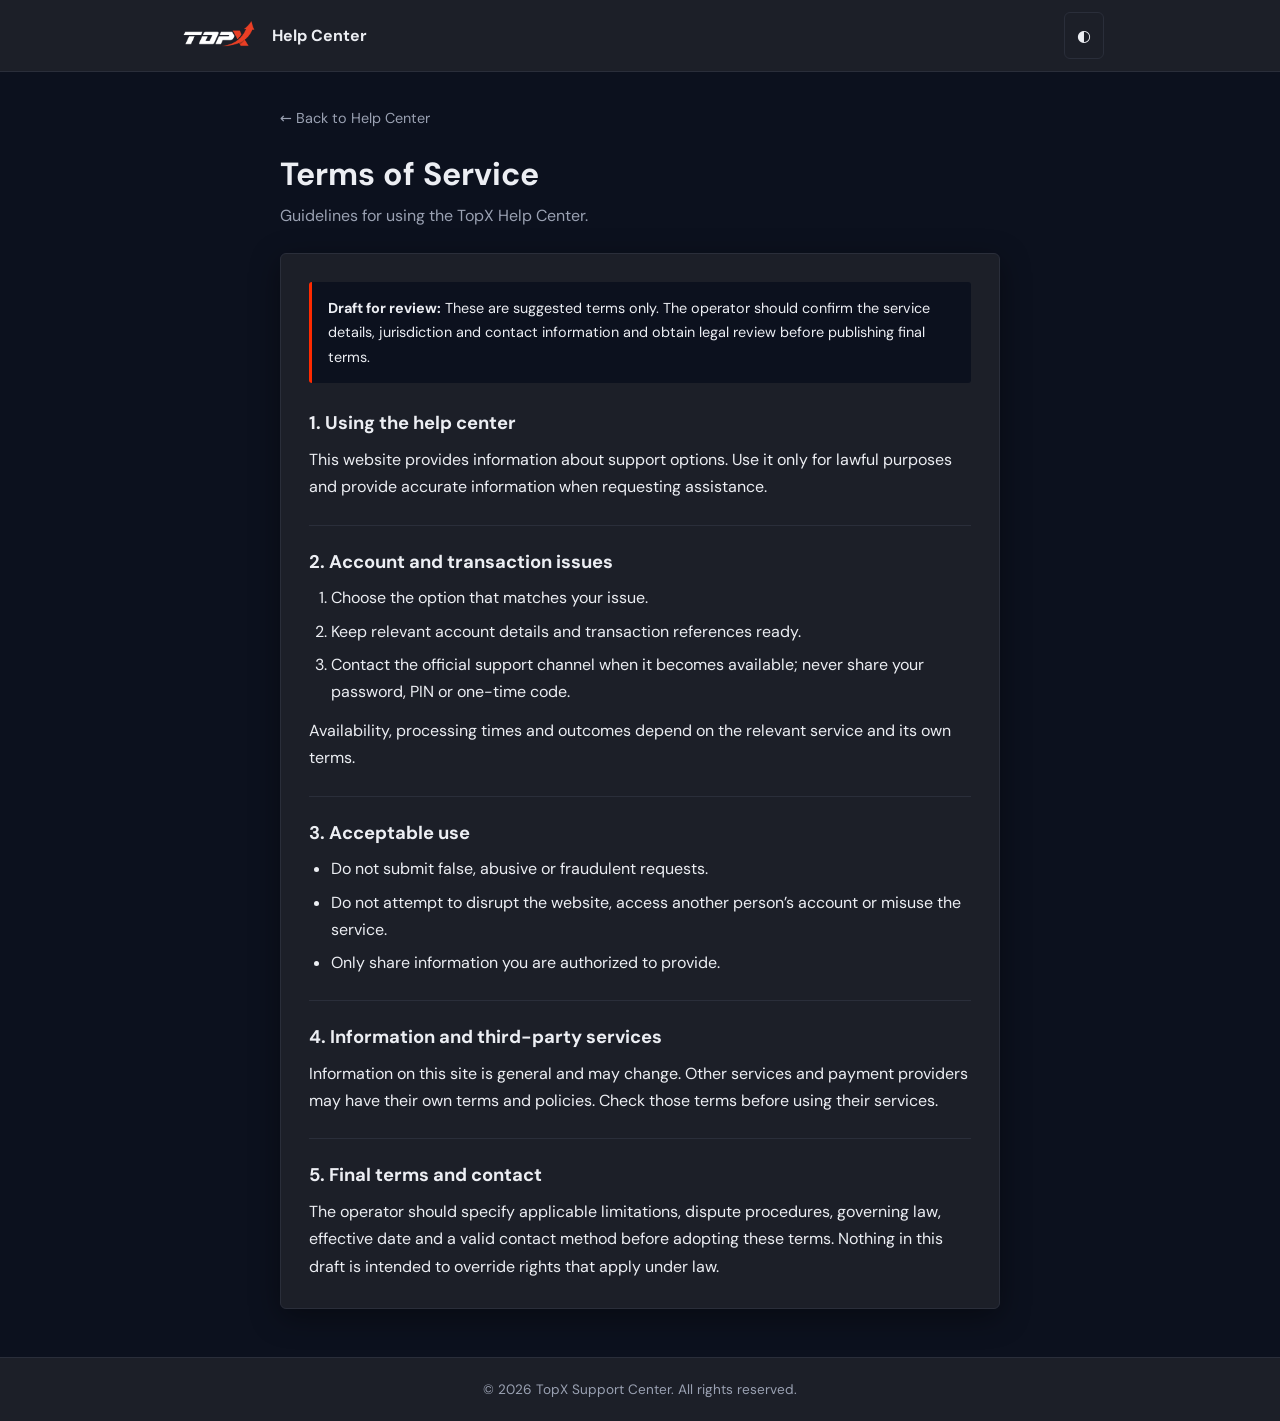
<file: terms-of-service.html>
<!DOCTYPE html>
<html lang="en"><head><meta charset="UTF-8"><meta name="viewport" content="width=device-width, initial-scale=1"><title>Terms of Service | TopX Help Center</title>
<script>try{document.documentElement.dataset.theme=localStorage.getItem('theme')||'dark'}catch(e){document.documentElement.dataset.theme='dark'}</script>
<style>
:root{--bg:#f4f5f7;--card:#fff;--text:#1f2430;--muted:#6b7280;--border:#e5e7eb;--shadow:0 8px 30px rgba(0,0,0,.08)}
[data-theme=dark]{--bg:#0c111e;--card:#1c1f28;--text:#eceef3;--muted:#9aa1b2;--border:#2a2e3a;--shadow:0 8px 30px rgba(0,0,0,.4)}
*{box-sizing:border-box}body{margin:0;font-family:system-ui,-apple-system,"Segoe UI",sans-serif;background:var(--bg);color:var(--text);line-height:1.7}header{background:var(--card);border-bottom:1px solid var(--border)}.nav{max-width:960px;margin:auto;padding:12px 16px;display:flex;align-items:center;justify-content:space-between;gap:16px}.brand{display:flex;align-items:center;gap:10px;font-weight:700;color:var(--text);text-decoration:none}.brand img{height:34px;width:auto}.logo-dark{display:none}[data-theme=dark] .logo-dark{display:block}[data-theme=dark] .logo-light{display:none}button{background:var(--card);border:1px solid var(--border);color:var(--text);border-radius:6px;padding:9px 12px;cursor:pointer;font:inherit}main{max-width:752px;margin:auto;padding:32px 16px 48px}.back{color:var(--muted);text-decoration:none;font-size:.9rem}.back:hover{text-decoration:underline}h1{font-size:2rem;line-height:1.2;margin:24px 0 8px}.intro{color:var(--muted);margin:0 0 24px}.content{background:var(--card);border:1px solid var(--border);border-radius:6px;box-shadow:var(--shadow);padding:28px}section+section{border-top:1px solid var(--border);margin-top:24px;padding-top:24px}h2{font-size:1.15rem;line-height:1.35;margin:0 0 10px}p{margin:0 0 12px}p:last-child{margin-bottom:0}ul,ol{padding-left:22px;margin:8px 0 12px}li{margin:6px 0}a{color:#d62705}.notice{border-left:3px solid #ff2a00;background:var(--bg);padding:14px 16px;margin-bottom:28px;font-size:.9rem;border-radius:3px}footer{border-top:1px solid var(--border);background:var(--card);padding:20px 16px;text-align:center;color:var(--muted);font-size:.85rem}@media(max-width:600px){.content{padding:20px}h1{font-size:1.6rem}}

    /* Subtle page entrance; respect reduced-motion preferences. */
    @keyframes pageEnter { from { opacity: 0; transform: translateY(10px); } to { opacity: 1; transform: translateY(0); } }
    @media (prefers-reduced-motion: no-preference) { main { animation: pageEnter 320ms ease-out both; } }
</style><link rel="stylesheet" href="fonts/fonts.css">
</head><body><header><div class="nav"><a class="brand" href="index.html"><img class="logo-light" src="logo/logo.png" alt="TopX"><img class="logo-dark" src="logo/logo-dark.png" alt="TopX"><span>Help Center</span></a><button id="themeToggle" type="button" aria-label="Toggle light and dark mode">◐</button></div></header><main><a class="back" href="index.html">← Back to Help Center</a><h1>Terms of Service</h1><p class="intro">Guidelines for using the TopX Help Center.</p><div class="content"><div class="notice"><strong>Draft for review:</strong> These are suggested terms only. The operator should confirm the service details, jurisdiction and contact information and obtain legal review before publishing final terms.</div>
<section><h2>1. Using the help center</h2><p>This website provides information about support options. Use it only for lawful purposes and provide accurate information when requesting assistance.</p></section>
<section><h2>2. Account and transaction issues</h2><ol><li>Choose the option that matches your issue.</li><li>Keep relevant account details and transaction references ready.</li><li>Contact the official support channel when it becomes available; never share your password, PIN or one-time code.</li></ol><p>Availability, processing times and outcomes depend on the relevant service and its own terms.</p></section>
<section><h2>3. Acceptable use</h2><ul><li>Do not submit false, abusive or fraudulent requests.</li><li>Do not attempt to disrupt the website, access another person’s account or misuse the service.</li><li>Only share information you are authorized to provide.</li></ul></section>
<section><h2>4. Information and third-party services</h2><p>Information on this site is general and may change. Other services and payment providers may have their own terms and policies. Check those terms before using their services.</p></section>
<section><h2>5. Final terms and contact</h2><p>The operator should specify applicable limitations, dispute procedures, governing law, effective date and a valid contact method before adopting these terms. Nothing in this draft is intended to override rights that apply under law.</p></section></div></main><footer>© <span id="year"></span> TopX Support Center. All rights reserved.</footer><script>const root=document.documentElement;document.getElementById('themeToggle').addEventListener('click',()=>{const theme=root.dataset.theme==='dark'?'light':'dark';root.dataset.theme=theme;try{localStorage.setItem('theme',theme)}catch(e){}});document.getElementById('year').textContent=new Date().getFullYear();</script></body></html>
</file>
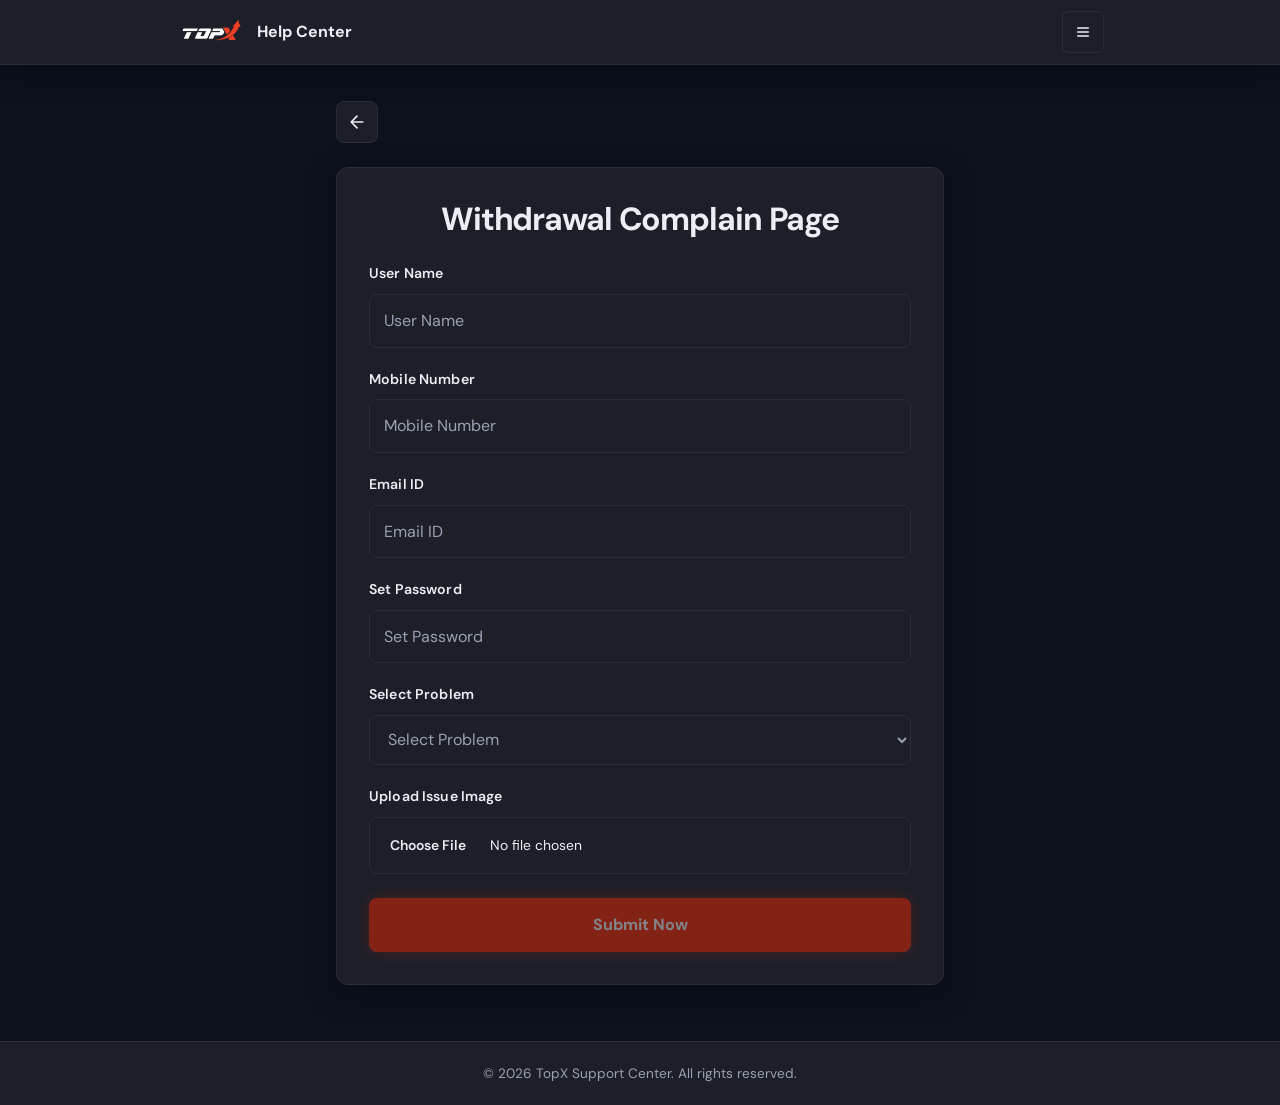
<file: withdrawal-complain-page.html>
<!DOCTYPE html>
<html lang="en" data-theme="dark"><head><meta charset="UTF-8"><meta name="viewport" content="width=device-width, initial-scale=1"><title>Complain Page | TopX Help Center</title>
<script>try{document.documentElement.dataset.theme=localStorage.getItem('theme')||'dark'}catch(e){document.documentElement.dataset.theme='dark'}</script>
<style>
:root{--bg:#f4f5f7;--card:#fff;--text:#1f2430;--muted:#6b7280;--border:#e5e7eb;--shadow:0 8px 30px rgba(0,0,0,.08)}
[data-theme=dark]{--bg:#0c111e;--card:#1c1f28;--text:#eceef3;--muted:#9aa1b2;--border:#2a2e3a;--shadow:0 8px 30px rgba(0,0,0,.4)}
*{box-sizing:border-box}body{margin:0;font-family:system-ui,-apple-system,"Segoe UI",sans-serif;background:var(--bg);color:var(--text);line-height:1.7}header{background:var(--card);border-bottom:1px solid var(--border)}.nav{max-width:960px;margin:auto;padding:12px 16px;display:flex;align-items:center;justify-content:space-between;gap:16px}.brand{display:flex;align-items:center;gap:10px;font-weight:700;color:var(--text);text-decoration:none}.brand img{height:34px;width:auto}.logo-dark{display:none}[data-theme=dark] .logo-dark{display:block}[data-theme=dark] .logo-light{display:none}button{background:var(--card);border:1px solid var(--border);color:var(--text);border-radius:6px;padding:9px 12px;cursor:pointer;font:inherit}main{max-width:752px;margin:auto;padding:32px 16px 48px}.back{color:var(--muted);text-decoration:none;font-size:.9rem}.back:hover{text-decoration:underline}h1{font-size:2rem;line-height:1.2;margin:24px 0 8px}.intro{color:var(--muted);margin:0 0 24px}.content{background:var(--card);border:1px solid var(--border);border-radius:6px;box-shadow:var(--shadow);padding:28px}section+section{border-top:1px solid var(--border);margin-top:24px;padding-top:24px}h2{font-size:1.15rem;line-height:1.35;margin:0 0 10px}p{margin:0 0 12px}p:last-child{margin-bottom:0}ul,ol{padding-left:22px;margin:8px 0 12px}li{margin:6px 0}a{color:#d62705}.notice{border-left:3px solid #ff2a00;background:var(--bg);padding:14px 16px;margin-bottom:28px;font-size:.9rem;border-radius:3px}footer{border-top:1px solid var(--border);background:var(--card);padding:20px 16px;text-align:center;color:var(--muted);font-size:.85rem}@media(max-width:600px){.content{padding:20px}h1{font-size:1.6rem}}

    /* Subtle page entrance; respect reduced-motion preferences. */
    @keyframes pageEnter { from { opacity: 0; transform: translateY(10px); } to { opacity: 1; transform: translateY(0); } }
    @media (prefers-reduced-motion: no-preference) { main { animation: pageEnter 320ms ease-out both; } }
label{display:block;font-weight:600;margin-bottom:6px;font-size:.92rem}.field{margin-bottom:16px}.field input,.field select{width:100%;padding:12px;border:1px solid var(--border);border-radius:6px;background:var(--card);color:var(--text);font:inherit}.field input:focus,.field select:focus{outline:2px solid #ff2a00;border-color:#ff2a00}.hint{font-size:.82rem;color:var(--muted);margin-top:6px}.btn-submit{width:100%;padding:13px;font-weight:700;border:0;border-radius:6px;background:#ff2a00;color:#fff;box-shadow:0 0 15px rgba(255,42,0,.45);cursor:pointer;font:inherit}.btn-submit:hover{opacity:.9;transform:translateY(-1px)}.form-dialog{margin:auto;width:min(90%,360px);padding:24px;border:1px solid var(--border);border-radius:6px;background:var(--card);color:var(--text);text-align:center}.form-dialog::backdrop{background:rgba(0,0,0,.6)}

/* Deposit complaint form */
body { min-height: 100vh; display: flex; flex-direction: column; }
header { box-shadow: 0 4px 20px rgba(0,0,0,.035); }
.nav { min-height: 68px; }
.brand { gap: 12px; letter-spacing: -.02em; }
main { width: 100%; max-width: 640px; flex: 1; padding: 36px 16px 56px; }
.back { display: inline-flex; align-items: center; justify-content: center; width: 42px; height: 42px; padding: 0; border: 1px solid var(--border); border-radius: 8px; background: var(--card); color: var(--text); transition: color .2s, border-color .2s, transform .2s; }
.back:hover { color: #ff2a00; border-color: #ff2a00; transform: translateX(-2px); text-decoration: none; }
h1 { font-size: clamp(1.55rem, 4vw, 2rem); letter-spacing: -.035em; margin: 0 0 24px; text-align: center; }
.content { margin-top: 24px; padding: 32px; border-radius: 12px; box-shadow: var(--shadow); }
#withdrawalForm { display: grid; gap: 20px; }
.field { margin: 0; }
label { margin-bottom: 8px; font-size: .88rem; letter-spacing: .01em; }
.field input, .field select { min-height: 50px; padding: 12px 14px; border-radius: 8px; transition: border-color .2s, box-shadow .2s; }
.field input:hover, .field select:hover { border-color: #a3a8b3; }
.field input:focus, .field select:focus { outline: 0; border-color: #ff2a00; box-shadow: 0 0 0 3px rgba(255,42,0,.15); }
.field select { cursor: pointer; }
.field input[type=file] { padding: 8px; cursor: pointer; font-size: .87rem; }
.field input[type=file]::file-selector-button { border: 0; border-radius: 6px; background: var(--card); color: var(--text); padding: 8px 12px; margin-right: 12px; cursor: pointer; font: inherit; font-weight: 600; }
.hint { line-height: 1.5; margin: 7px 0 0; }
.btn-submit { min-height: 52px; border-radius: 8px; font-weight: 700; margin-top: 4px; transition: transform .2s, opacity .2s, box-shadow .2s; }
.btn-submit:focus-visible, button:focus-visible, a:focus-visible { outline: 3px solid #ff2a00; outline-offset: 3px; }
.form-dialog { border-radius: 12px; box-shadow: var(--shadow); }
footer { margin-top: auto; }
@media (max-width:600px) { main { padding-top: 26px; } .content { padding: 22px; } #withdrawalForm { gap: 18px; } }
@media (prefers-reduced-motion: reduce) { *, *::before, *::after { transition-duration: 0s !important; } }
/* Visible labels remain above fields; placeholders sit inside. */
.field input::placeholder { color: var(--muted); opacity: 1; }
.field select:invalid { color: var(--muted); }
.field select option { color: var(--text); background: var(--card); }
.field input[type=file].has-file { border-color: #22c55e; box-shadow: 0 0 0 2px rgba(34,197,94,.25); color: #22c55e; }
.btn-submit:disabled { opacity: .45; cursor: not-allowed; pointer-events: none; }

    /* Navbar and drawer (same as index) */
    .navbar { position: sticky; top: 0; z-index: 10; background: var(--card); border-bottom: 1px solid var(--border); box-shadow: var(--shadow); transition: background 0.3s, border-color 0.3s; }
    .nav-inner { max-width: 960px; margin: 0 auto; height: 64px; padding: 0 16px; display: flex; align-items: center; justify-content: space-between; gap: 16px; }
    .logo { display: flex; align-items: center; gap: 10px; text-decoration: none; color: var(--text); }
    .logo img { height: 28px; width: auto; display: block; }
    .logo span { font-weight: 700; font-size: 1rem; }
    .nav-actions { display: flex; align-items: center; gap: 8px; }
    .icon-btn { width: 42px; height: 42px; border-radius: 6px; border: 1px solid var(--border); background: var(--card); color: var(--text); display: flex; align-items: center; justify-content: center; cursor: pointer; transition: transform 0.2s, background 0.3s; }
    .icon-btn:hover { transform: scale(1.08); }
    .icon-btn svg { width: 20px; height: 20px; }

    .menu-dialog { position: fixed; inset: 0 auto 0 0; margin: 0; width: min(320px, 85vw); max-width: none; height: 100dvh; max-height: none; padding: 24px; border: 0; border-right: 1px solid var(--border); background: var(--card); color: var(--text); box-shadow: var(--shadow); overflow-y: auto; }
    .menu-dialog::backdrop { background: rgba(0, 0, 0, 0.6); }
    .menu-header { display: flex; justify-content: space-between; align-items: center; margin-bottom: 28px; }
    .menu-header h2 { font-size: 1.2rem; }
    .menu-links { display: flex; flex-direction: column; gap: 4px; }
    .menu-links a { color: var(--text); text-decoration: none; padding: 12px; border-radius: 6px; }
    .menu-links a:hover, .menu-links a:focus-visible { background: var(--bg); color: var(--accent); }
    .menu-theme { display: flex; align-items: center; justify-content: space-between; margin-top: 24px; padding-top: 20px; border-top: 1px solid var(--border); }
    .theme-toggle .icon-sun { display: none; }
    [data-theme="dark"] .theme-toggle .icon-sun { display: block; }
    [data-theme="dark"] .theme-toggle .icon-moon { display: none; }

    @keyframes menuEnter { from { opacity: 0; transform: translateX(-24px); } to { opacity: 1; transform: translateX(0); } }
    @keyframes backdropEnter { from { opacity: 0; } to { opacity: 1; } }
    @media (prefers-reduced-motion: no-preference) {
      .menu-dialog[open] { animation: menuEnter 250ms ease-out both; }
      .menu-dialog[open]::backdrop { animation: backdropEnter 250ms ease-out both; }
    }

  </style><link rel="stylesheet" href="fonts/fonts.css">
</head><body><header class="navbar"><div class="nav-inner"><a href="index.html" class="logo"><img class="logo-light" src="logo/logo.png" alt="TopX"><img class="logo-dark" src="logo/logo-dark.png" alt="TopX"><span>Help Center</span></a><div class="nav-actions"><button class="icon-btn" id="menuOpen" type="button" aria-label="Open menu" aria-haspopup="dialog" aria-controls="menuDialog"><svg viewBox="0 0 24 24" fill="none" stroke="currentColor" stroke-width="2" stroke-linecap="round" aria-hidden="true"><path d="M4 6h16M4 12h16M4 18h16"/></svg></button></div></div></header><main><a class="back" href="index.html" aria-label="Back to Help Center"><svg width="20" height="20" viewBox="0 0 24 24" fill="none" stroke="currentColor" stroke-width="2" stroke-linecap="round" stroke-linejoin="round" aria-hidden="true"><path d="M19 12H5M12 19l-7-7 7-7"/></svg></a><div class="content"><h1>Withdrawal Complain Page</h1><section><form id="withdrawalForm" novalidate>
<div class="field"><label for="username">User Name</label><input placeholder="User Name" id="username" name="username" type="text" autocomplete="username" required></div>
<div class="field"><label for="mobile">Mobile Number</label><input placeholder="Mobile Number" id="mobile" name="mobile" type="tel" autocomplete="tel" inputmode="numeric" required></div>
<div class="field"><label for="email">Email ID</label><input placeholder="Email ID" id="email" name="email" type="email" autocomplete="email" required></div>
<div class="field"><label for="password">Set Password</label><input placeholder="Set Password" id="password" name="password" type="password" autocomplete="new-password" minlength="6" required></div>
<div class="field"><label for="problem">Select Problem</label><select id="problem" name="problem" required><option value="" selected disabled>Select Problem</option><option value="processing">Processing</option><option value="pending">Pending</option><option value="failed">Failed</option><option value="not-received">Not Received in Account</option></select></div>
<div class="field"><label for="issueImage">Upload Issue Image</label><input id="issueImage" name="issueImage" type="file" accept="image/*" required></div>
<button class="btn-submit" type="submit" disabled>Submit Now</button>
</form></section></div><dialog id="formDialog" class="form-dialog" aria-labelledby="formDialogTitle"><h2 id="formDialogTitle">Coming Soon</h2><p>Submission will be available soon.</p><form method="dialog"><button type="submit">Close</button></form></dialog></main><footer>© <span id="year"></span> TopX Support Center. All rights reserved.</footer>  <dialog id="menuDialog" class="menu-dialog" aria-labelledby="menuTitle">
    <div class="menu-header"><h2 id="menuTitle">Menu</h2><form method="dialog"><button type="submit" class="icon-btn" aria-label="Close menu">✕</button></form></div>
    <nav class="menu-links" aria-label="Main menu">
      <a href="index.html">Home</a>
      <a href="faq.html">FAQ</a>
      <a href="deposite-complain-page.html">Deposit Problem</a>
      <a href="withdrawal-complain-page.html">Withdrawal Problem</a>
      <a href="email-verification-complain-page.html">Email Verification</a>
      <a href="live-chat-complain-page.html">Live Chat</a>
      <a href="privacy-policy.html">Privacy Policy</a>
      <a href="terms-of-service.html">Terms of Service</a>
      <a href="cookies.html">Cookies</a>
    </nav>
    <div class="menu-theme"><span>Light / Dark Mode</span>
      <button class="icon-btn theme-toggle" id="themeToggle" aria-label="Toggle theme">
        <svg class="icon-moon" viewBox="0 0 24 24" fill="none" stroke="currentColor" stroke-width="2" stroke-linecap="round" stroke-linejoin="round" aria-hidden="true"><path d="M21 12.8A9 9 0 1 1 11.2 3a7 7 0 0 0 9.8 9.8z"/></svg>
        <svg class="icon-sun" viewBox="0 0 24 24" fill="none" stroke="currentColor" stroke-width="2" stroke-linecap="round" stroke-linejoin="round" aria-hidden="true"><circle cx="12" cy="12" r="4"/><path d="M12 2v2M12 20v2M4.93 4.93l1.41 1.41M17.66 17.66l1.41 1.41M2 12h2M20 12h2M4.93 19.07l1.41-1.41M17.66 6.34l1.41-1.41"/></svg>
      </button>
    </div>
  </dialog>
<script>document.getElementById('withdrawalForm').addEventListener('submit',function(e){e.preventDefault();if(!this.checkValidity()){this.reportValidity();return;}document.getElementById('formDialog').showModal();});const withdrawalForm=document.getElementById('withdrawalForm'),submitBtn=withdrawalForm.querySelector('.btn-submit'),fileInput=document.getElementById('issueImage');function refreshForm(){fileInput.classList.toggle('has-file',fileInput.files.length>0);submitBtn.disabled=!withdrawalForm.checkValidity();}withdrawalForm.addEventListener('input',refreshForm);withdrawalForm.addEventListener('change',refreshForm);refreshForm();document.getElementById('year').textContent=new Date().getFullYear();
    const menuOpen = document.getElementById("menuOpen");
    const menuDialog = document.getElementById("menuDialog");
    menuOpen.addEventListener("click", () => menuDialog.showModal());
    menuDialog.addEventListener("close", () => menuOpen.focus());
    menuDialog.addEventListener("click", (event) => {
      if (event.target === menuDialog) {
        const rect = menuDialog.getBoundingClientRect();
        if (event.clientX < rect.left || event.clientX > rect.right || event.clientY < rect.top || event.clientY > rect.bottom) menuDialog.close();
      }
    });
    const root = document.documentElement;
    const toggle = document.getElementById("themeToggle");
    function setTheme(theme) { root.setAttribute("data-theme", theme); try { localStorage.setItem("theme", theme); } catch (e) {} }
    let saved = null;
    try { saved = localStorage.getItem("theme"); } catch (e) {}
    setTheme(saved || "dark");
    toggle.addEventListener("click", () => { setTheme(root.getAttribute("data-theme") === "dark" ? "light" : "dark"); });
</script>


</body></html>
</file>
<file: fonts/fonts.css>
@font-face {
  font-family: 'DM Sans';
  src: url('dm-sans-latin.woff2') format('woff2');
  font-style: normal;
  font-weight: 400 700;
  font-display: swap;
  unicode-range: U+0000-00FF, U+0131, U+0152-0153, U+02BB-02BC, U+02C6, U+02DA, U+02DC, U+0304, U+0308, U+0329, U+2000-206F, U+20AC, U+2122, U+2191, U+2193, U+2212, U+2215, U+FEFF, U+FFFD;
}
@font-face {
  font-family: 'DM Sans';
  src: url('dm-sans-latin-ext.woff2') format('woff2');
  font-style: normal;
  font-weight: 400 700;
  font-display: swap;
  unicode-range: U+0100-02BA, U+02BD-02C5, U+02C7-02CC, U+02CE-02D7, U+02DD-02FF, U+0304, U+0308, U+0329, U+1D00-1DBF, U+1E00-1E9F, U+2020, U+20A0-20AB, U+20AD-20C4, U+2113, U+2C60-2C7F, U+A720-A7FF;
}
body { font-family: 'DM Sans', system-ui, -apple-system, 'Segoe UI', sans-serif; }
button, input, select, textarea { font-family: inherit; }
</file>
